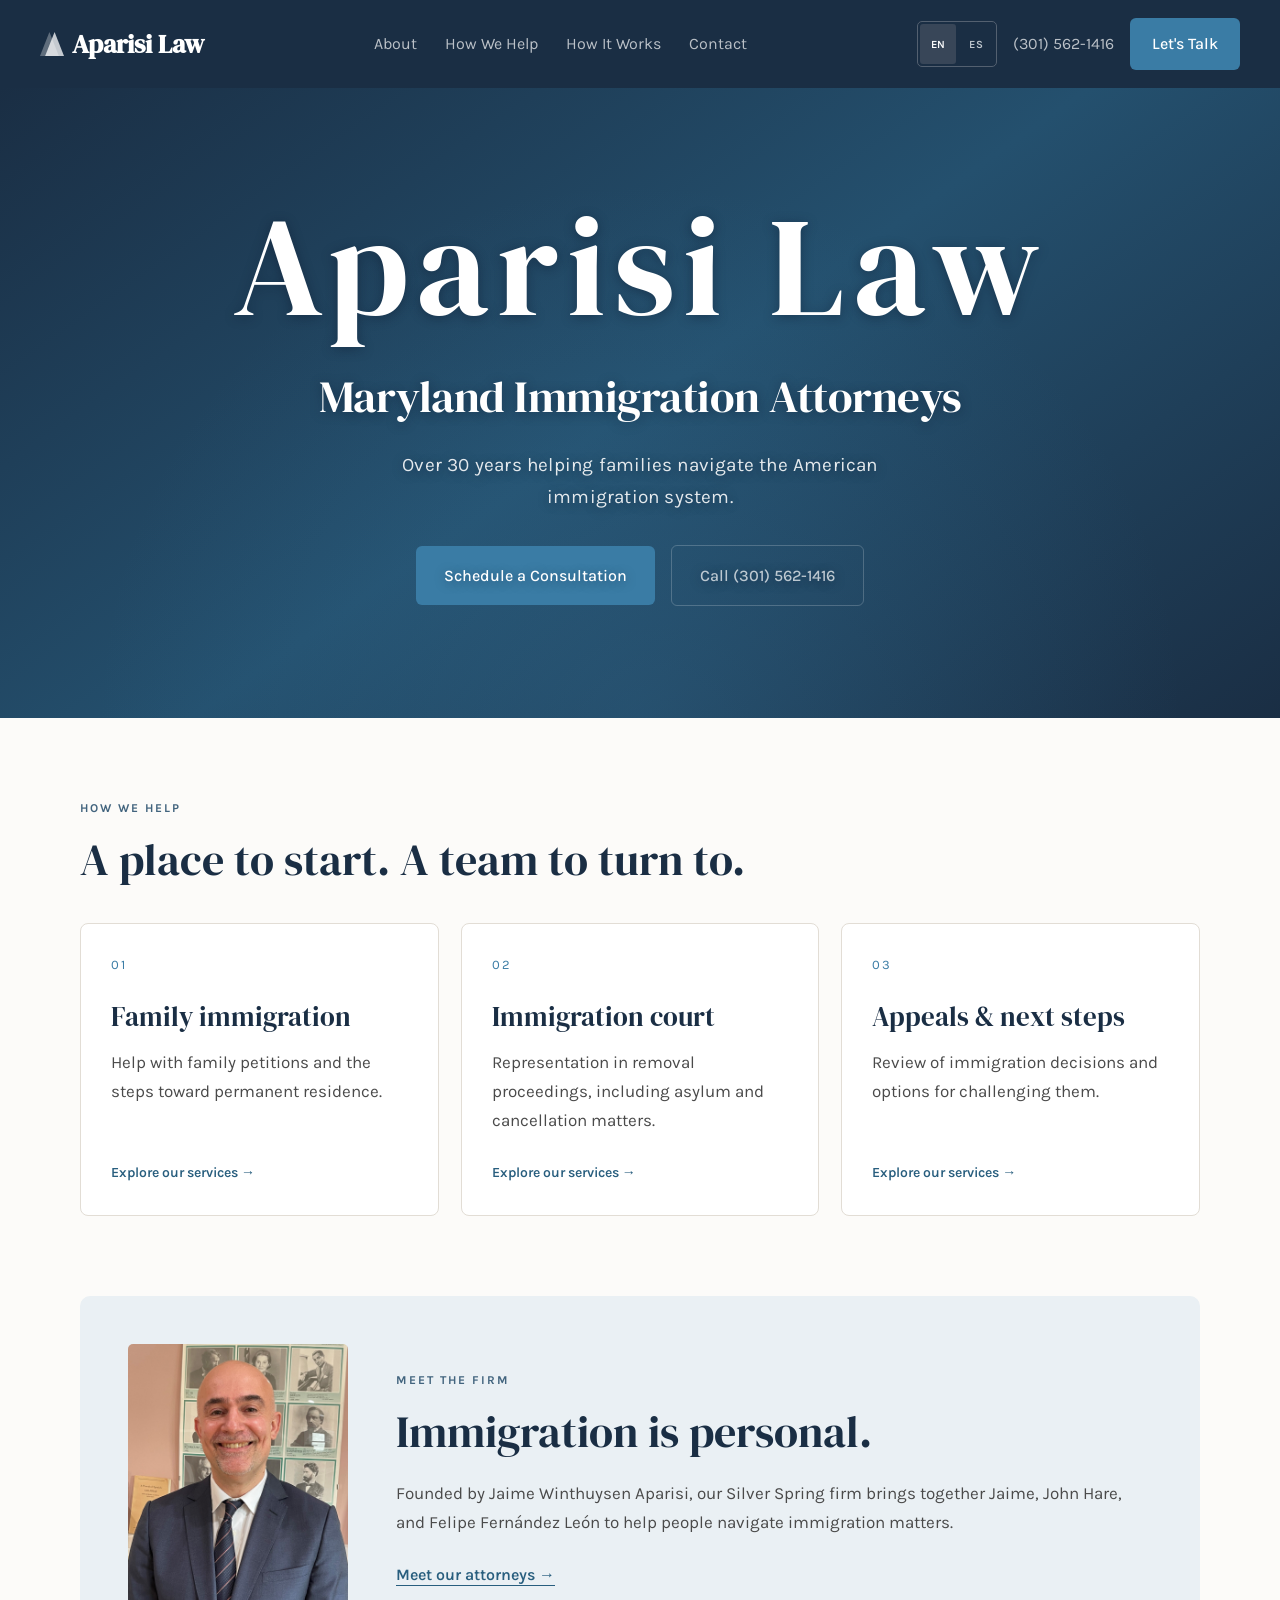
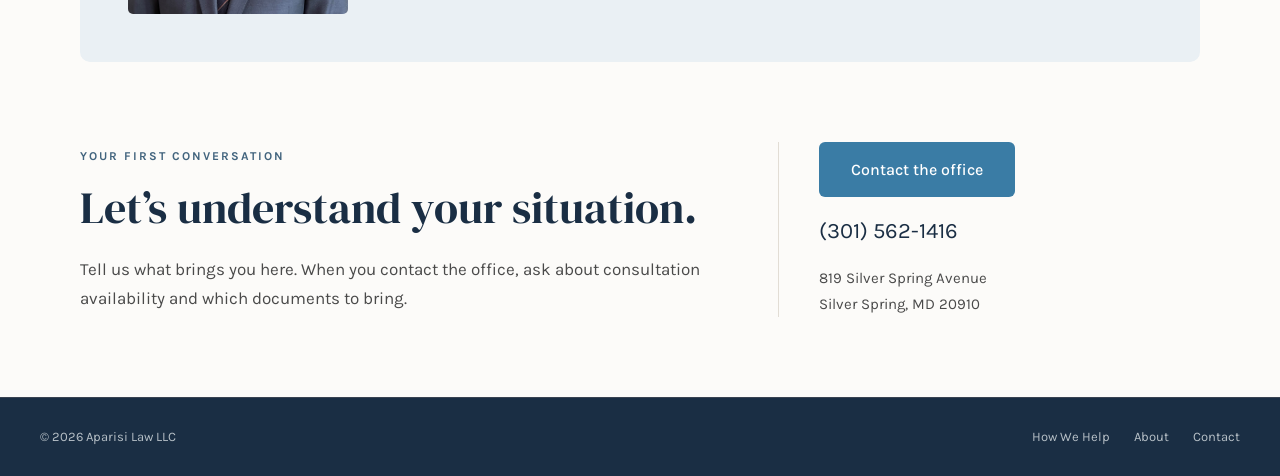
<file: index.html>
<!DOCTYPE html>
<html lang="en">
<head>
  <meta charset="UTF-8">
  <meta name="viewport" content="width=device-width, initial-scale=1.0">
  <title>Aparisi Law | Immigration Attorneys</title>
  <meta name="description" content="Aparisi Law — experienced immigration attorneys in Silver Spring, Maryland. Family-based petitions, removal defense, asylum, and more.">
  <link rel="preconnect" href="https://fonts.googleapis.com">
  <link href="https://fonts.googleapis.com/css2?family=DM+Serif+Display&family=Karla:wght@300;400;500;600;700&display=swap" rel="stylesheet">
  <link rel="stylesheet" href="styles.css">
  <link rel="canonical" href="https://aparisi.com/">

  <meta property="og:type" content="website">
  <meta property="og:site_name" content="Aparisi Law">
  <meta property="og:title" content="Aparisi Law — Immigration Attorneys">
  <meta property="og:description" content="Over 30 years helping families navigate the American immigration system. Experienced. Devoted. Compassionate.">
  <meta property="og:url" content="https://aparisi.com/">
  <meta property="og:image" content="https://aparisi.com/hero.jpg">
  <meta property="og:locale" content="en_US">
  <meta property="og:locale:alternate" content="es_ES">
  <meta name="twitter:card" content="summary_large_image">
  <meta name="twitter:title" content="Aparisi Law — Immigration Attorneys">
  <meta name="twitter:description" content="Over 30 years helping families navigate the American immigration system.">
  <meta name="twitter:image" content="https://aparisi.com/hero.jpg">

  <script type="application/ld+json">
  {
    "@context": "https://schema.org",
    "@type": "LegalService",
    "@id": "https://aparisi.com/#firm",
    "name": "Aparisi Law",
    "url": "https://aparisi.com/",
    "telephone": "+1-301-562-1416",
    "email": "info@aparisi.com",
    "image": "https://aparisi.com/hero.jpg",
    "priceRange": "$$",
    "address": {
      "@type": "PostalAddress",
      "streetAddress": "819 Silver Spring Avenue",
      "addressLocality": "Silver Spring",
      "addressRegion": "MD",
      "postalCode": "20910",
      "addressCountry": "US"
    },
    "areaServed": [
      { "@type": "AdministrativeArea", "name": "Maryland" },
      { "@type": "AdministrativeArea", "name": "Washington, D.C." },
      { "@type": "AdministrativeArea", "name": "Virginia" }
    ],
    "openingHoursSpecification": [{
      "@type": "OpeningHoursSpecification",
      "dayOfWeek": ["Monday","Tuesday","Wednesday","Thursday","Friday"],
      "opens": "09:00",
      "closes": "18:00"
    }],
    "knowsLanguage": ["en", "es"],
    "description": "Immigration law firm in Silver Spring, Maryland — over 30 years of experience helping families navigate the U.S. immigration system."
  }
  </script>
  <style>
    /* --- Hero --- */
    .hero {
      position: relative;
      display: flex;
      align-items: center;
      justify-content: center;
      text-align: center;
      overflow: hidden;
      background: #1e3a5f;
      flex-grow: 1;
      min-height: 70vh;
    }

    /* Hero background — clean gradient */
    .hero-art {
      position: absolute;
      inset: 0;
      background: linear-gradient(145deg, #1a2e44 0%, #24506e 50%, #1a2e44 100%);
    }

    .hero-art::before {
      content: '';
      position: absolute;
      inset: 0;
      background: radial-gradient(ellipse at 50% 100%, rgba(58,124,165,0.25) 0%, transparent 60%);
    }

    .hero-art::after { display: none; }
    .hero-shape, .hero-band { display: none; }

    .hero-content { text-shadow: 0 2px 12px rgba(10,20,40,0.4); }
    .hero-content {
      position: relative;
      z-index: 1;
      width: 100%;
      padding: 80px 64px;
      margin: 0 auto;
      text-align: center;
    }
    .hero-eyebrow {
      font-family: var(--sans);
      font-size: clamp(11px, 1vw, 14px);
      font-weight: 600;
      letter-spacing: 4px;
      text-transform: uppercase;
      color: rgba(255,255,255,0.55);
      margin-bottom: 24px;
    }
    .hero-eyebrow-key {
      font-size: 1.7em;
      letter-spacing: 2px;
      color: rgba(255,255,255,0.92);
      font-style: normal;
      margin: 0 4px;
    }
    .hero-name {
      font-family: var(--serif);
      font-size: clamp(60px, 11vw, 140px);
      font-weight: 400;
      color: #fff;
      letter-spacing: 8px;
      margin-bottom: 24px;
    }
    .hero h1 {
      font-size: clamp(42px, 7vw, 76px);
      font-weight: 400;
      color: #fff;
      margin-bottom: 24px;
      letter-spacing: -0.5px;
    }
    .hero-sub {
      font-size: 22px;
      font-weight: 400;
      color: rgba(255,255,255,0.88);
      max-width: 680px;
      margin: 0 auto 40px;
      line-height: 1.7;
      letter-spacing: 0.2px;
    }
    .hero-actions {
      display: flex;
      align-items: center;
      justify-content: center;
      gap: 80px;
      margin-top: 48px;
      flex-wrap: wrap;
    }
    .hero .btn { padding: 20px 48px; font-size: 18px; }
    .hero-scripture {
      position: relative;
      text-align: center;
      font-family: var(--serif);
      font-size: 14px;
      font-style: italic;
      font-weight: 400;
      color: rgba(255,255,255,0.35);
      line-height: 1.6;
      margin: 48px auto 0;
      padding: 20px 64px 0;
      border-top: 1px solid rgba(255,255,255,0.08);
      max-width: 800px;
    }
    .hero-scripture cite {
      margin-left: 12px;
      font-size: 12px;
      font-style: normal;
      color: rgba(255,255,255,0.25);
    }
    .hero-note {
      margin-top: 20px;
      font-size: 12px;
      color: rgba(255,255,255,0.3);
    }

    /* placeholder */

    @media (max-width: 768px) {
      .hero-shape-1 { width: 250px; height: 250px; top: -80px; right: -40px; }
      .hero-shape-2 { width: 220px; height: 220px; }
      .hero-content { padding: 60px 24px; }
      .hero-actions { gap: 16px; }
      .hero-scripture { padding: 20px 24px 0; }
      .process-steps, .practice-list { grid-template-columns: 1fr 1fr; }
      .about-section { grid-template-columns: 1fr; gap: 32px; padding: 0 24px 48px; }
    }
  </style>
  <link rel="stylesheet" href="polish.css">
</head>

<body>
  <a class="skip-link" href="#main-content"><span class="en">Skip to content</span><span class="es">Ir al contenido</span></a>
  <!-- Nav -->
  <nav>
    <div class="nav-inner">
      <a href="index.html" class="nav-logo"><svg class="logo-mark" width="24" height="26" viewBox="0 0 56 60" fill="none"><polygon points="22,2 44,58 0,58" fill="rgba(255,255,255,0.3)"/><polygon points="34,2 56,58 12,58" fill="rgba(255,255,255,0.75)"/></svg>Aparisi Law</a>
      <ul class="nav-links" id="navLinks">
        <li><a href="our-attorneys/"><span class="en">About</span><span class="es">Nosotros</span></a></li>
        <li><a href="areas-of-practice/"><span class="en">How We Help</span><span class="es">Cómo Ayudamos</span></a></li>
        <li><a href="how-it-works/"><span class="en">How It Works</span><span class="es">Cómo Funciona</span></a></li>
        <li><a href="contact/"><span class="en">Contact</span><span class="es">Contacto</span></a></li>
      </ul>
      <div class="nav-right">
        <div class="lang-toggle">
          <button class="active" onclick="setLang('en')">EN</button>
          <button onclick="setLang('es')">ES</button>
        </div>
        <a href="tel:+13015621416" class="nav-phone">(301) 562-1416</a>
        <a href="contact/" class="nav-cta">
          <span class="en">Let's Talk</span>
          <span class="es">Hablemos</span>
        </a>
      </div>
      <button class="nav-hamburger" aria-controls="navLinks" aria-expanded="false" aria-label="Menu">
        <span></span><span></span><span></span>
      </button>
    </div>
  </nav>
  <main id="main-content">

  <!-- Hero -->
  <section class="hero">
    <div class="hero-art">
      <div class="hero-shape hero-shape-1"></div>
      <div class="hero-shape hero-shape-2"></div>
      <div class="hero-shape hero-shape-3"></div>
      <div class="hero-shape hero-shape-4"></div>
      <div class="hero-band hero-band-1"></div>
      <div class="hero-band hero-band-2"></div>
      <div class="hero-band hero-band-3"></div>
    </div>
    <div class="hero-content">
      <div class="hero-name">Aparisi Law</div>
      <h1>
        <span class="en">Maryland Immigration Attorneys</span>
        <span class="es">Abogados de Inmigración en Maryland</span>
      </h1>
      <p class="hero-sub">
        <span class="en">Over 30 years helping families navigate the American immigration system.</span>
        <span class="es">Más de 30 años ayudando a familias a navegar el sistema migratorio estadounidense.</span>
      </p>
      <div class="hero-actions">
        <a href="contact/" class="btn btn-accent">
          <span class="en">Schedule a Consultation</span>
          <span class="es">Programe una Consulta</span>
        </a>
        <a href="tel:+13015621416" class="btn btn-ghost">
          <span class="en">Call (301) 562-1416</span>
          <span class="es">Llame (301) 562-1416</span>
        </a>
      </div>
    </div>
  </section>

<section class="home-section" aria-labelledby="help-title"><div class="home-heading"><p class="home-kicker"><span class="en">HOW WE HELP</span><span class="es">CÓMO AYUDAMOS</span></p><h2 id="help-title"><span class="en">A place to start. A team to turn to.</span><span class="es">Un punto de partida. Un equipo a su lado.</span></h2></div><div class="home-services"><a class="home-service" href="areas-of-practice/"><span class="home-number">01</span><h3><span class="en">Family immigration</span><span class="es">Inmigración familiar</span></h3><p><span class="en">Help with family petitions and the steps toward permanent residence.</span><span class="es">Ayuda con peticiones familiares y los pasos hacia la residencia permanente.</span></p><span class="home-more"><span class="en">Explore our services →</span><span class="es">Conozca nuestros servicios →</span></span></a><a class="home-service" href="areas-of-practice/"><span class="home-number">02</span><h3><span class="en">Immigration court</span><span class="es">Corte de inmigración</span></h3><p><span class="en">Representation in removal proceedings, including asylum and cancellation matters.</span><span class="es">Representación en procesos de deportación, incluidos asuntos de asilo y cancelación.</span></p><span class="home-more"><span class="en">Explore our services →</span><span class="es">Conozca nuestros servicios →</span></span></a><a class="home-service" href="areas-of-practice/"><span class="home-number">03</span><h3><span class="en">Appeals & next steps</span><span class="es">Apelaciones y próximos pasos</span></h3><p><span class="en">Review of immigration decisions and options for challenging them.</span><span class="es">Revisión de decisiones migratorias y opciones para impugnarlas.</span></p><span class="home-more"><span class="en">Explore our services →</span><span class="es">Conozca nuestros servicios →</span></span></a></div></section><section class="home-team"><div class="home-team-photo"><img src="jaime.jpg" alt="Jaime Winthuysen Aparisi" loading="lazy"></div><div><p class="home-kicker"><span class="en">MEET THE FIRM</span><span class="es">CONOZCA AL EQUIPO</span></p><h2><span class="en">Immigration is personal.</span><span class="es">La inmigración es personal.</span></h2><p><span class="en">Founded by Jaime Winthuysen Aparisi, our Silver Spring firm brings together Jaime, John Hare, and Felipe Fernández León to help people navigate immigration matters.</span><span class="es">Fundado por Jaime Winthuysen Aparisi, nuestro despacho en Silver Spring reúne a Jaime, John Hare y Felipe Fernández León para ayudar a las personas con sus asuntos migratorios.</span></p><a class="home-text-link" href="our-attorneys/"><span class="en">Meet our attorneys →</span><span class="es">Conozca a nuestros abogados →</span></a></div></section><section class="home-section home-next"><div><p class="home-kicker"><span class="en">YOUR FIRST CONVERSATION</span><span class="es">SU PRIMERA CONVERSACIÓN</span></p><h2><span class="en">Let’s understand your situation.</span><span class="es">Conozcamos su situación.</span></h2><p><span class="en">Tell us what brings you here. When you contact the office, ask about consultation availability and which documents to bring.</span><span class="es">Cuéntenos qué necesita. Al comunicarse con la oficina, pregunte por la disponibilidad de consultas y qué documentos debe traer.</span></p></div><div class="home-contact"><a class="btn btn-accent" href="contact/"><span class="en">Contact the office</span><span class="es">Contacte a la oficina</span></a><a href="tel:+13015621416">(301) 562-1416</a><p>819 Silver Spring Avenue<br>Silver Spring, MD 20910</p></div></section>
  </main>
  <!-- Footer -->
  <footer>
    <div class="footer-inner">
      <span>&copy; 2026 Aparisi Law LLC</span>
      <div class="footer-links">
        <a href="areas-of-practice/"><span class="en">How We Help</span><span class="es">Cómo Ayudamos</span></a>
        <a href="our-attorneys/"><span class="en">About</span><span class="es">Nosotros</span></a>
        <a href="contact/"><span class="en">Contact</span><span class="es">Contacto</span></a>
      </div>
    </div>
  </footer>

  <script src="script.js"></script>
</body>
</html>
</file>
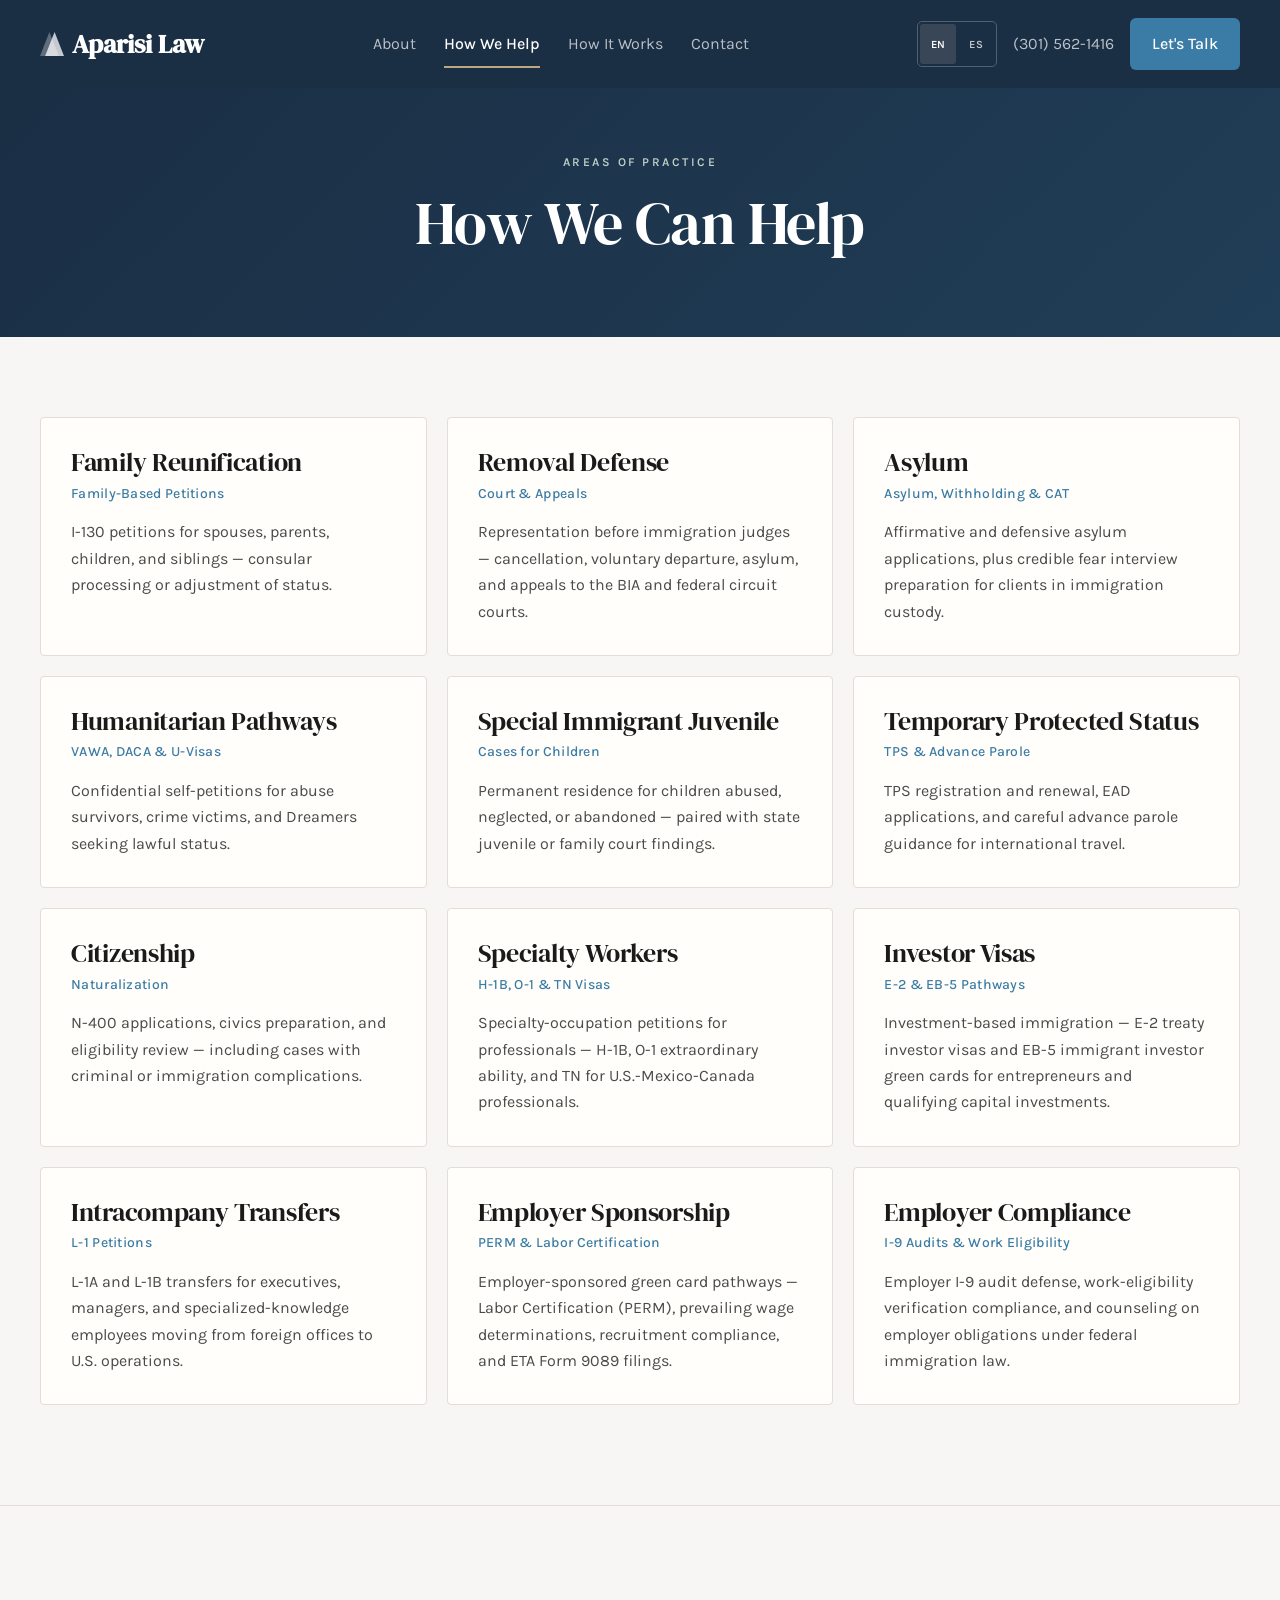
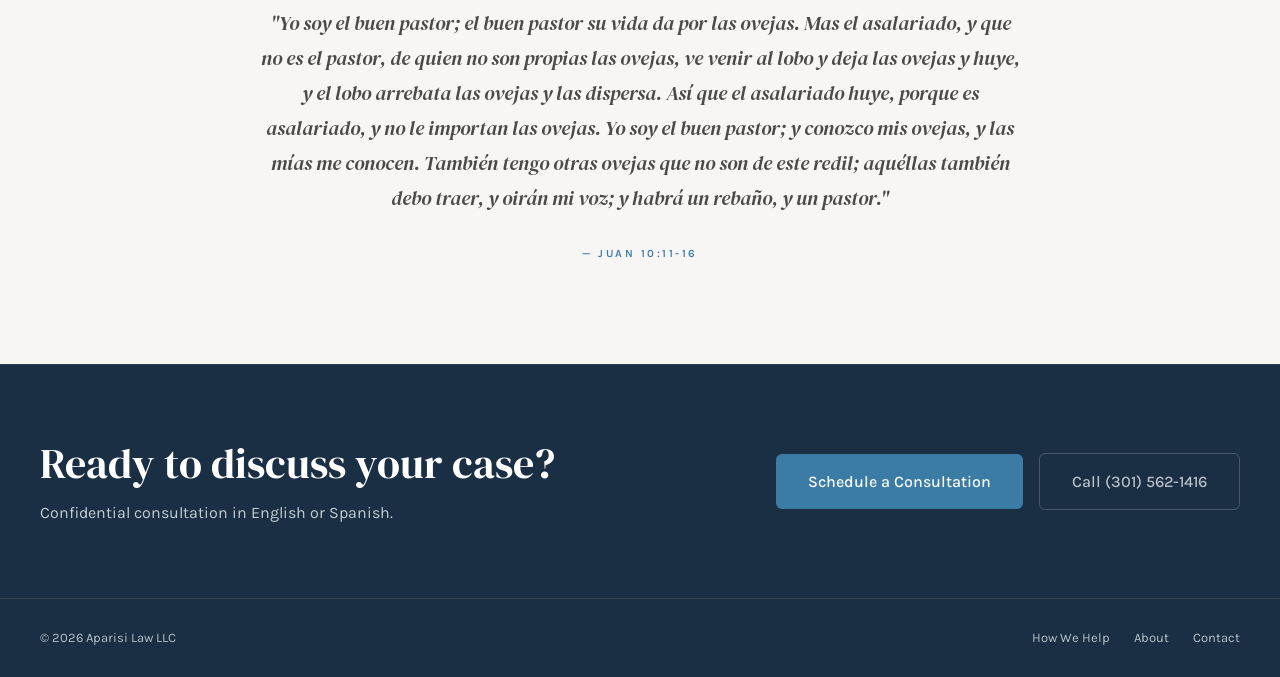
<file: areas-of-practice/index.html>
<!DOCTYPE html>
<html lang="en">
<head>
  <meta charset="UTF-8">
  <meta name="viewport" content="width=device-width, initial-scale=1.0">
  <title>How We Help | Aparisi Law</title>
  <meta name="description" content="Aparisi Law handles family-based petitions, removal defense, asylum, employment visas, VAWA, DACA, U-Visas, SIJ, TPS, and naturalization.">
  <link rel="preconnect" href="https://fonts.googleapis.com">
  <link href="https://fonts.googleapis.com/css2?family=DM+Serif+Display&family=Karla:wght@300;400;500;600;700&display=swap" rel="stylesheet">
  <link rel="stylesheet" href="../styles.css">
  <link rel="canonical" href="https://aparisi.com/areas-of-practice/">

  <meta property="og:type" content="website">
  <meta property="og:site_name" content="Aparisi Law">
  <meta property="og:title" content="How We Help — Aparisi Law">
  <meta property="og:description" content="Family-based petitions, removal defense, asylum, employment visas, VAWA, DACA, U-Visas, SIJ, TPS, and naturalization.">
  <meta property="og:url" content="https://aparisi.com/areas-of-practice/">
  <meta property="og:image" content="https://aparisi.com/hero.jpg">
  <meta property="og:locale" content="en_US">
  <meta property="og:locale:alternate" content="es_ES">
  <meta name="twitter:card" content="summary_large_image">
  <meta name="twitter:title" content="How We Help — Aparisi Law">
  <meta name="twitter:description" content="Family-based petitions, removal defense, asylum, work visas, naturalization, and more.">
  <meta name="twitter:image" content="https://aparisi.com/hero.jpg">

  <script type="application/ld+json">
  {
    "@context": "https://schema.org",
    "@type": "LegalService",
    "@id": "https://aparisi.com/#firm",
    "name": "Aparisi Law",
    "url": "https://aparisi.com/",
    "telephone": "+1-301-562-1416",
    "email": "info@aparisi.com",
    "image": "https://aparisi.com/hero.jpg",
    "priceRange": "$$",
    "address": {
      "@type": "PostalAddress",
      "streetAddress": "819 Silver Spring Avenue",
      "addressLocality": "Silver Spring",
      "addressRegion": "MD",
      "postalCode": "20910",
      "addressCountry": "US"
    },
    "areaServed": [
      { "@type": "AdministrativeArea", "name": "Maryland" },
      { "@type": "AdministrativeArea", "name": "Washington, D.C." },
      { "@type": "AdministrativeArea", "name": "Virginia" }
    ],
    "openingHoursSpecification": [{
      "@type": "OpeningHoursSpecification",
      "dayOfWeek": ["Monday","Tuesday","Wednesday","Thursday","Friday"],
      "opens": "09:00",
      "closes": "18:00"
    }],
    "knowsLanguage": ["en", "es"],
    "description": "Immigration law firm in Silver Spring, Maryland — over 30 years of experience helping families navigate the U.S. immigration system."
  }
  </script>
  <style>
    /* --- Practice Areas Grid --- */
    .practice-section {
      background: var(--cream);
      padding: 80px 0 100px;
    }
    .practice-grid {
      display: grid;
      grid-template-columns: repeat(4, 1fr);
      gap: 20px;
      max-width: 1400px;
      margin: 0 auto;
      padding: 0 32px;
    }
    .practice-card {
      position: relative;
      background: linear-gradient(145deg, var(--accent-light) 0%, #ffffff 100%);
      border: 1px solid rgba(58, 124, 165, 0.10);
      border-radius: 20px;
      padding: 32px 28px;
      min-height: 240px;
      display: flex;
      flex-direction: column;
      transition: transform 0.35s cubic-bezier(0.2, 0, 0, 1),
                  box-shadow 0.35s cubic-bezier(0.2, 0, 0, 1),
                  background 0.35s cubic-bezier(0.2, 0, 0, 1),
                  border-color 0.35s;
      box-shadow: 0 1px 2px rgba(30, 58, 95, 0.06);
      overflow: hidden;
    }
    .practice-card-tag {
      font-family: var(--serif);
      font-size: clamp(24px, 2vw, 30px);
      font-weight: 400;
      letter-spacing: -0.3px;
      text-transform: none;
      color: var(--text);
      line-height: 1.15;
      margin-bottom: 6px;
      transition: color 0.3s;
    }
    .practice-card-title {
      font-family: var(--sans);
      font-size: 14px;
      font-weight: 500;
      letter-spacing: 0.3px;
      text-transform: none;
      color: var(--accent);
      line-height: 1.4;
      transition: color 0.3s;
    }
    .practice-card-title-alt {
      font-family: var(--serif);
      font-size: 14px;
      font-style: italic;
      color: var(--text-light);
      margin-top: 4px;
      transition: color 0.3s;
    }
    .practice-card-desc {
      font-size: 14px;
      line-height: 1.65;
      color: rgba(255, 255, 255, 0.92);
      margin-top: 16px;
      max-height: 0;
      opacity: 0;
      overflow: hidden;
      transition: max-height 0.4s ease, opacity 0.25s ease 0.05s;
    }
    .practice-card:hover {
      transform: translateY(-6px);
      background: linear-gradient(145deg, var(--accent) 0%, var(--accent-hover) 100%);
      box-shadow: 0 22px 44px -12px rgba(30, 58, 95, 0.22);
      border-color: transparent;
    }
    .practice-card:hover .practice-card-tag { color: rgba(255, 255, 255, 0.7); }
    .practice-card:hover .practice-card-title { color: #fff; }
    .practice-card:hover .practice-card-title-alt { color: rgba(255, 255, 255, 0.6); }
    .practice-card:hover .practice-card-desc {
      max-height: 240px;
      opacity: 1;
    }

    @media (max-width: 1024px) {
      .practice-grid { grid-template-columns: repeat(2, 1fr); }
    }
    @media (max-width: 600px) {
      .practice-grid { grid-template-columns: 1fr; padding: 0 24px; }
      .practice-card { min-height: 180px; }
    }

    /* --- Scripture --- */
    .scripture-section {
      background: var(--cream);
      padding: 100px 32px;
      border-top: 1px solid var(--rule);
    }
    .scripture-quote {
      max-width: 760px;
      margin: 0 auto;
      font-family: var(--serif);
      font-size: clamp(17px, 1.6vw, 20px);
      font-style: italic;
      color: var(--text-mid);
      line-height: 1.75;
      text-align: center;
    }
    .scripture-cite {
      display: block;
      margin-top: 28px;
      font-style: normal;
      font-size: 11px;
      font-weight: 600;
      letter-spacing: 2.5px;
      color: var(--accent);
      font-family: var(--sans);
      text-transform: uppercase;
    }
  </style>
  <link rel="stylesheet" href="../polish.css">
</head>

<body>
  <a class="skip-link" href="#main-content"><span class="en">Skip to content</span><span class="es">Ir al contenido</span></a>
  <!-- Nav -->
  <nav>
    <div class="nav-inner">
      <a href="../" class="nav-logo"><svg class="logo-mark" width="24" height="26" viewBox="0 0 56 60" fill="none"><polygon points="22,2 44,58 0,58" fill="rgba(255,255,255,0.3)"/><polygon points="34,2 56,58 12,58" fill="rgba(255,255,255,0.75)"/></svg>Aparisi Law</a>
      <ul class="nav-links" id="navLinks">
        <li><a href="../our-attorneys/"><span class="en">About</span><span class="es">Nosotros</span></a></li>
        <li><a href="../areas-of-practice/" class="active"><span class="en">How We Help</span><span class="es">Cómo Ayudamos</span></a></li>
        <li><a href="../how-it-works/"><span class="en">How It Works</span><span class="es">Cómo Funciona</span></a></li>
        <li><a href="../contact/"><span class="en">Contact</span><span class="es">Contacto</span></a></li>
      </ul>
      <div class="nav-right">
        <div class="lang-toggle">
          <button class="active" onclick="setLang('en')">EN</button>
          <button onclick="setLang('es')">ES</button>
        </div>
        <a href="tel:+13015621416" class="nav-phone">(301) 562-1416</a>
        <a href="../contact/" class="nav-cta">
          <span class="en">Let's Talk</span>
          <span class="es">Hablemos</span>
        </a>
      </div>
      <button class="nav-hamburger" aria-controls="navLinks" aria-expanded="false" aria-label="Menu">
        <span></span><span></span><span></span>
      </button>
    </div>
  </nav>
  <main id="main-content">

  <!-- Page Header -->
  <header class="page-header">
    <div class="page-header-inner">
      <div class="section-eyebrow">
        <span class="en">Areas of Practice</span>
        <span class="es">Áreas de Práctica</span>
      </div>
      <h1>
        <span class="en">How We Can Help</span>
        <span class="es">Cómo Podemos Ayudar</span>
      </h1>
    </div>
  </header>

  <!-- Practice Areas -->
  <section class="practice-section">
    <div class="practice-grid">

      <div class="practice-card">
        <div class="practice-card-tag">
          <span class="en">Family Reunification</span>
          <span class="es">Reunificación Familiar</span>
        </div>
        <h2 class="practice-card-title">
          <span class="en">Family-Based Petitions</span>
          <span class="es">Peticiones Familiares</span>
        </h2>
        <p class="practice-card-desc">
          <span class="en">I-130 petitions for spouses, parents, children, and siblings — consular processing or adjustment of status.</span>
          <span class="es">Peticiones I-130 para cónyuges, padres, hijos y hermanos — proceso consular o ajuste de estatus.</span>
        </p>
      </div>

      <div class="practice-card">
        <div class="practice-card-tag">
          <span class="en">Removal Defense</span>
          <span class="es">Defensa de Deportación</span>
        </div>
        <h2 class="practice-card-title">
          <span class="en">Court &amp; Appeals</span>
          <span class="es">Corte y Apelaciones</span>
        </h2>
        <p class="practice-card-desc">
          <span class="en">Representation before immigration judges — cancellation, voluntary departure, asylum, and appeals to the BIA and federal circuit courts.</span>
          <span class="es">Representación ante jueces de inmigración — cancelación, salida voluntaria, asilo, y apelaciones a la BIA y tribunales federales.</span>
        </p>
      </div>

      <div class="practice-card">
        <div class="practice-card-tag">
          <span class="en">Asylum</span>
          <span class="es">Asilo</span>
        </div>
        <h2 class="practice-card-title">
          <span class="en">Asylum, Withholding &amp; CAT</span>
          <span class="es">Asilo, Retención y CAT</span>
        </h2>
        <p class="practice-card-desc">
          <span class="en">Affirmative and defensive asylum applications, plus credible fear interview preparation for clients in immigration custody.</span>
          <span class="es">Solicitudes de asilo afirmativas y defensivas, y preparación para entrevistas de miedo creíble para clientes detenidos.</span>
        </p>
      </div>

      <div class="practice-card">
        <div class="practice-card-tag">
          <span class="en">Humanitarian Pathways</span>
          <span class="es">Vías Humanitarias</span>
        </div>
        <h2 class="practice-card-title">
          <span class="en">VAWA, DACA &amp; U-Visas</span>
          <span class="es">VAWA, DACA y Visas U</span>
        </h2>
        <p class="practice-card-desc">
          <span class="en">Confidential self-petitions for abuse survivors, crime victims, and Dreamers seeking lawful status.</span>
          <span class="es">Autopeticiones confidenciales para sobrevivientes de abuso, víctimas de delitos y Dreamers que buscan estatus legal.</span>
        </p>
      </div>

      <div class="practice-card">
        <div class="practice-card-tag">
          <span class="en">Special Immigrant Juvenile</span>
          <span class="es">Inmigrante Juvenil Especial</span>
        </div>
        <h2 class="practice-card-title">
          <span class="en">Cases for Children</span>
          <span class="es">Casos para Menores</span>
        </h2>
        <p class="practice-card-desc">
          <span class="en">Permanent residence for children abused, neglected, or abandoned — paired with state juvenile or family court findings.</span>
          <span class="es">Residencia permanente para niños abusados, descuidados o abandonados — junto con hallazgos del tribunal estatal.</span>
        </p>
      </div>

      <div class="practice-card">
        <div class="practice-card-tag">
          <span class="en">Temporary Protected Status</span>
          <span class="es">Estatus de Protección Temporal</span>
        </div>
        <h2 class="practice-card-title">
          <span class="en">TPS &amp; Advance Parole</span>
          <span class="es">TPS y Permiso Adelantado</span>
        </h2>
        <p class="practice-card-desc">
          <span class="en">TPS registration and renewal, EAD applications, and careful advance parole guidance for international travel.</span>
          <span class="es">Registro y renovación de TPS, solicitudes de EAD, y orientación cuidadosa sobre permiso adelantado para viajes internacionales.</span>
        </p>
      </div>

      <div class="practice-card">
        <div class="practice-card-tag">
          <span class="en">Citizenship</span>
          <span class="es">Ciudadanía</span>
        </div>
        <h2 class="practice-card-title">
          <span class="en">Naturalization</span>
          <span class="es">Naturalización</span>
        </h2>
        <p class="practice-card-desc">
          <span class="en">N-400 applications, civics preparation, and eligibility review — including cases with criminal or immigration complications.</span>
          <span class="es">Solicitudes N-400, preparación cívica, y revisión de elegibilidad — incluso casos con complicaciones penales o migratorias.</span>
        </p>
      </div>

      <div class="practice-card">
        <div class="practice-card-tag">
          <span class="en">Specialty Workers</span>
          <span class="es">Trabajadores Especializados</span>
        </div>
        <h2 class="practice-card-title">
          <span class="en">H-1B, O-1 &amp; TN Visas</span>
          <span class="es">Visas H-1B, O-1 y TN</span>
        </h2>
        <p class="practice-card-desc">
          <span class="en">Specialty-occupation petitions for professionals — H-1B, O-1 extraordinary ability, and TN for U.S.-Mexico-Canada professionals.</span>
          <span class="es">Peticiones para profesionales especializados — H-1B, O-1 para habilidad extraordinaria, y TN para profesionales de EE.UU./México/Canadá.</span>
        </p>
      </div>

      <div class="practice-card">
        <div class="practice-card-tag">
          <span class="en">Investor Visas</span>
          <span class="es">Visas de Inversionista</span>
        </div>
        <h2 class="practice-card-title">
          <span class="en">E-2 &amp; EB-5 Pathways</span>
          <span class="es">Vías E-2 y EB-5</span>
        </h2>
        <p class="practice-card-desc">
          <span class="en">Investment-based immigration — E-2 treaty investor visas and EB-5 immigrant investor green cards for entrepreneurs and qualifying capital investments.</span>
          <span class="es">Inmigración basada en inversión — visas E-2 de tratado de inversionista y tarjetas verdes EB-5 para empresarios e inversiones de capital calificadas.</span>
        </p>
      </div>

      <div class="practice-card">
        <div class="practice-card-tag">
          <span class="en">Intracompany Transfers</span>
          <span class="es">Transferencias Intraempresariales</span>
        </div>
        <h2 class="practice-card-title">
          <span class="en">L-1 Petitions</span>
          <span class="es">Peticiones L-1</span>
        </h2>
        <p class="practice-card-desc">
          <span class="en">L-1A and L-1B transfers for executives, managers, and specialized-knowledge employees moving from foreign offices to U.S. operations.</span>
          <span class="es">Transferencias L-1A y L-1B para ejecutivos, gerentes y empleados con conocimiento especializado que se trasladan de oficinas en el extranjero a operaciones en EE.UU.</span>
        </p>
      </div>

      <div class="practice-card">
        <div class="practice-card-tag">
          <span class="en">Employer Sponsorship</span>
          <span class="es">Patrocinio Empresarial</span>
        </div>
        <h2 class="practice-card-title">
          <span class="en">PERM &amp; Labor Certification</span>
          <span class="es">PERM y Certificación Laboral</span>
        </h2>
        <p class="practice-card-desc">
          <span class="en">Employer-sponsored green card pathways — Labor Certification (PERM), prevailing wage determinations, recruitment compliance, and ETA Form 9089 filings.</span>
          <span class="es">Vías de tarjeta verde patrocinadas por empleador — Certificación Laboral (PERM), determinaciones de salario prevaleciente, cumplimiento en reclutamiento y Formulario ETA 9089.</span>
        </p>
      </div>

      <div class="practice-card">
        <div class="practice-card-tag">
          <span class="en">Employer Compliance</span>
          <span class="es">Cumplimiento Empresarial</span>
        </div>
        <h2 class="practice-card-title">
          <span class="en">I-9 Audits &amp; Work Eligibility</span>
          <span class="es">Auditorías I-9 y Elegibilidad Laboral</span>
        </h2>
        <p class="practice-card-desc">
          <span class="en">Employer I-9 audit defense, work-eligibility verification compliance, and counseling on employer obligations under federal immigration law.</span>
          <span class="es">Defensa en auditorías I-9, cumplimiento de verificación de elegibilidad laboral, y asesoramiento sobre obligaciones del empleador bajo la ley federal de inmigración.</span>
        </p>
      </div>

    </div>
  </section>

  <!-- Scripture -->
  <section class="scripture-section">
    <blockquote class="scripture-quote">
      "Yo soy el buen pastor; el buen pastor su vida da por las ovejas. Mas el asalariado, y que no es el pastor, de quien no son propias las ovejas, ve venir al lobo y deja las ovejas y huye, y el lobo arrebata las ovejas y las dispersa. Así que el asalariado huye, porque es asalariado, y no le importan las ovejas. Yo soy el buen pastor; y conozco mis ovejas, y las mías me conocen. También tengo otras ovejas que no son de este redil; aquéllas también debo traer, y oirán mi voz; y habrá un rebaño, y un pastor."
      <cite class="scripture-cite">— Juan 10:11-16</cite>
    </blockquote>
  </section>

  <!-- CTA Banner -->
  <section class="cta-banner">
    <div class="cta-banner-inner">
      <div class="cta-banner-text">
        <h2>
          <span class="en">Ready to discuss your case?</span>
          <span class="es">&iquest;Listo para hablar sobre su caso?</span>
        </h2>
        <p>
          <span class="en">Confidential consultation in English or Spanish.</span>
          <span class="es">Consulta confidencial en inglés o español.</span>
        </p>
      </div>
      <div class="cta-banner-actions">
        <a href="../contact/" class="btn btn-accent">
          <span class="en">Schedule a Consultation</span>
          <span class="es">Programe una Consulta</span>
        </a>
        <a href="tel:+13015621416" class="btn btn-ghost-light">
          <span class="en">Call (301) 562-1416</span>
          <span class="es">Llame (301) 562-1416</span>
        </a>
      </div>
    </div>
  </section>

  </main>
  <!-- Footer -->
  <footer>
    <div class="footer-inner">
      <span>&copy; 2026 Aparisi Law LLC</span>
      <div class="footer-links">
        <a href="../areas-of-practice/"><span class="en">How We Help</span><span class="es">Cómo Ayudamos</span></a>
        <a href="../our-attorneys/"><span class="en">About</span><span class="es">Nosotros</span></a>
        <a href="../contact/"><span class="en">Contact</span><span class="es">Contacto</span></a>
      </div>
    </div>
  </footer>

  <script src="../script.js"></script>
</body>
</html>
</file>
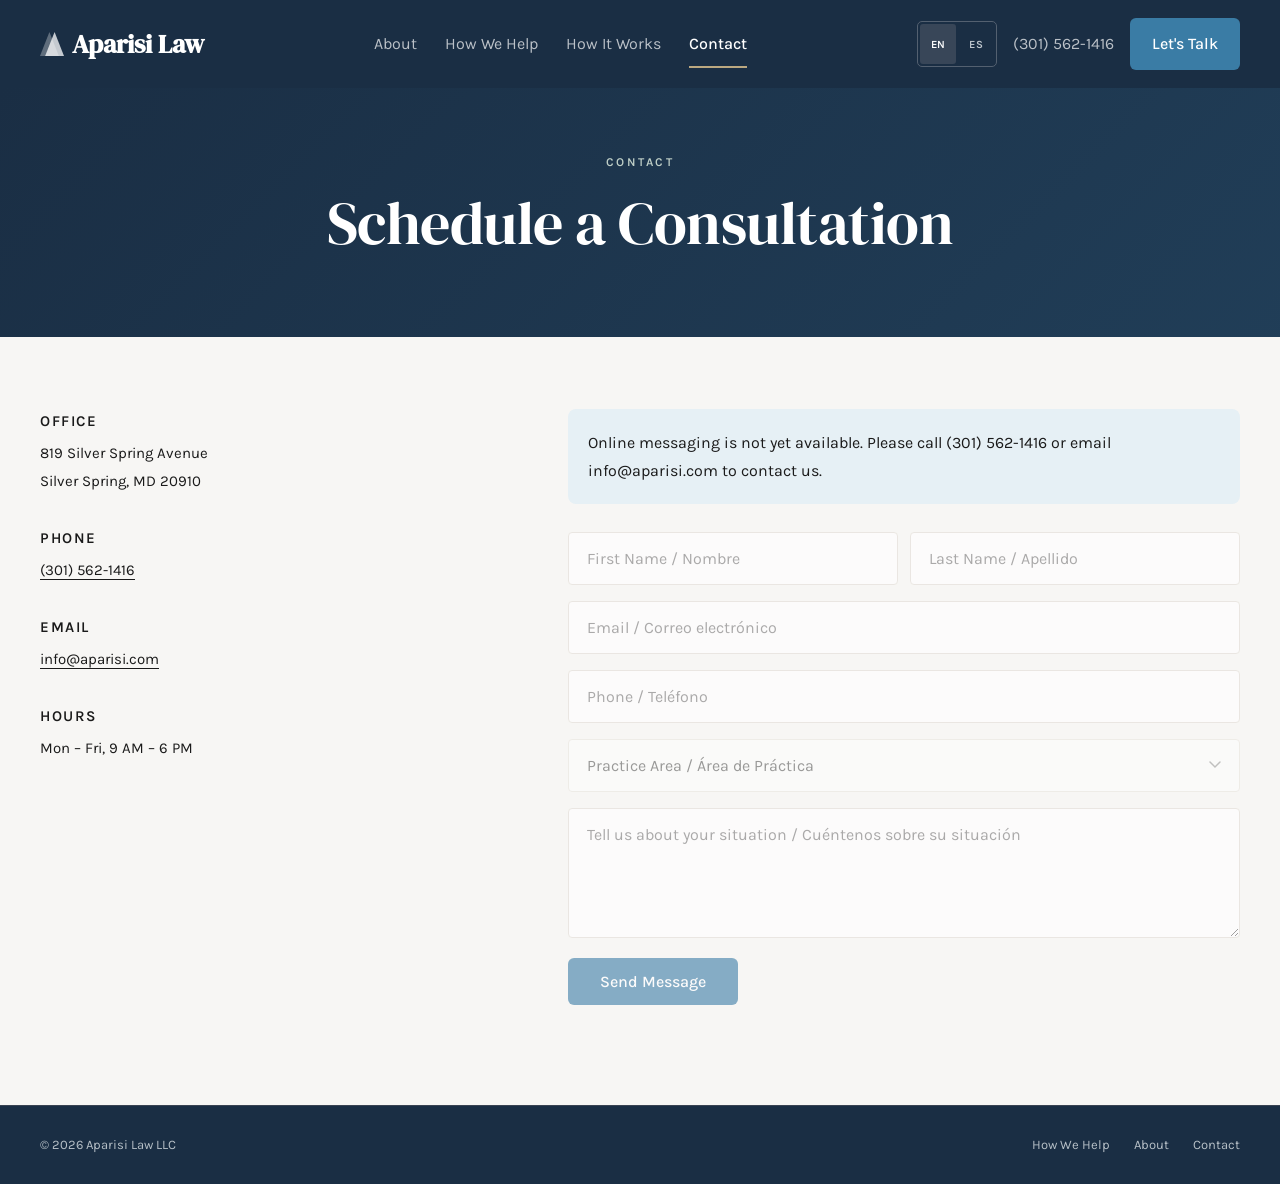
<file: contact/index.html>
<!DOCTYPE html>
<html lang="en">
<head>
  <meta charset="UTF-8">
  <meta name="viewport" content="width=device-width, initial-scale=1.0">
  <title>Contact | Aparisi Law</title>
  <meta name="description" content="Contact Aparisi Law to schedule a confidential immigration law consultation. Located in Silver Spring, Maryland.">
  <link rel="preconnect" href="https://fonts.googleapis.com">
  <link href="https://fonts.googleapis.com/css2?family=DM+Serif+Display&family=Karla:wght@300;400;500;600;700&display=swap" rel="stylesheet">
  <link rel="stylesheet" href="../styles.css">
  <link rel="canonical" href="https://aparisi.com/contact/">

  <meta property="og:type" content="website">
  <meta property="og:site_name" content="Aparisi Law">
  <meta property="og:title" content="Contact Aparisi Law">
  <meta property="og:description" content="Schedule a confidential immigration law consultation. Located in Silver Spring, Maryland.">
  <meta property="og:url" content="https://aparisi.com/contact/">
  <meta property="og:image" content="https://aparisi.com/hero.jpg">
  <meta property="og:locale" content="en_US">
  <meta property="og:locale:alternate" content="es_ES">
  <meta name="twitter:card" content="summary_large_image">
  <meta name="twitter:title" content="Contact Aparisi Law">
  <meta name="twitter:description" content="Schedule a confidential immigration law consultation. Silver Spring, Maryland.">
  <meta name="twitter:image" content="https://aparisi.com/hero.jpg">

  <script type="application/ld+json">
  {
    "@context": "https://schema.org",
    "@type": "LegalService",
    "@id": "https://aparisi.com/#firm",
    "name": "Aparisi Law",
    "url": "https://aparisi.com/",
    "telephone": "+1-301-562-1416",
    "email": "info@aparisi.com",
    "image": "https://aparisi.com/hero.jpg",
    "priceRange": "$$",
    "address": {
      "@type": "PostalAddress",
      "streetAddress": "819 Silver Spring Avenue",
      "addressLocality": "Silver Spring",
      "addressRegion": "MD",
      "postalCode": "20910",
      "addressCountry": "US"
    },
    "areaServed": [
      { "@type": "AdministrativeArea", "name": "Maryland" },
      { "@type": "AdministrativeArea", "name": "Washington, D.C." },
      { "@type": "AdministrativeArea", "name": "Virginia" }
    ],
    "openingHoursSpecification": [{
      "@type": "OpeningHoursSpecification",
      "dayOfWeek": ["Monday","Tuesday","Wednesday","Thursday","Friday"],
      "opens": "09:00",
      "closes": "18:00"
    }],
    "knowsLanguage": ["en", "es"],
    "description": "Immigration law firm in Silver Spring, Maryland — over 30 years of experience helping families navigate the U.S. immigration system."
  }
  </script>
  <style>
    /* --- Contact Section --- */
    .contact-page-section {
      background: var(--cream);
      padding: 72px 0 100px;
    }
    .contact-page-inner {
      max-width: 1800px;
      margin: 0 auto;
      padding: 0 80px;
      display: grid;
      grid-template-columns: 1fr 1.4fr;
      gap: 80px;
      align-items: start;
    }
    .contact-details-grid {
      display: grid;
      grid-template-columns: 1fr 1fr;
      gap: 32px;
    }
    .contact-detail strong {
      display: block;
      font-size: 11px;
      text-transform: uppercase;
      letter-spacing: 1.5px;
      color: var(--text-light);
      font-weight: 600;
      margin-bottom: 6px;
    }
    .contact-detail span,
    .contact-detail a {
      font-size: 15px;
      color: var(--text);
      line-height: 1.6;
    }
    .contact-detail a:hover { color: var(--accent); }

    /* --- Contact Form --- */
    .contact-form {
      display: flex;
      flex-direction: column;
      gap: 12px;
    }
    .form-row { display: flex; gap: 12px; }
    .form-row > * { flex: 1; }
    .contact-form input,
    .contact-form select,
    .contact-form textarea {
      width: 100%;
      padding: 16px 18px;
      border: 1px solid var(--rule);
      border-radius: 4px;
      font-family: var(--sans);
      font-size: 15px;
      color: var(--text);
      background: #fff;
      transition: border-color 0.15s;
      appearance: none;
      -webkit-appearance: none;
    }
    .contact-form input::placeholder,
    .contact-form textarea::placeholder {
      color: var(--text-light);
    }
    .contact-form input:focus,
    .contact-form select:focus,
    .contact-form textarea:focus {
      outline: none;
      border-color: var(--accent);
    }
    .contact-form select {
      background-image: url("data:image/svg+xml,%3Csvg xmlns='http://www.w3.org/2000/svg' width='12' height='8' viewBox='0 0 12 8'%3E%3Cpath d='M1 1l5 5 5-5' stroke='%23777' stroke-width='1.5' fill='none' stroke-linecap='round'/%3E%3C/svg%3E");
      background-repeat: no-repeat;
      background-position: right 18px center;
      padding-right: 44px;
      cursor: pointer;
    }
    .contact-form select option[value=""] { color: var(--text-light); }
    .contact-form textarea { resize: vertical; min-height: 130px; }
    .form-submit { margin-top: 4px; }

    @media (max-width: 768px) {
      .contact-page-section { padding: 48px 0 72px; }
      .contact-page-inner {
        padding: 0 24px;
        grid-template-columns: 1fr;
        gap: 48px;
      }
      .form-row { flex-direction: column; }
    }
  </style>
  <link rel="stylesheet" href="../polish.css">
</head>

<body>
  <a class="skip-link" href="#main-content"><span class="en">Skip to content</span><span class="es">Ir al contenido</span></a>
  <!-- Nav -->
  <nav>
    <div class="nav-inner">
      <a href="../" class="nav-logo"><svg class="logo-mark" width="24" height="26" viewBox="0 0 56 60" fill="none"><polygon points="22,2 44,58 0,58" fill="rgba(255,255,255,0.3)"/><polygon points="34,2 56,58 12,58" fill="rgba(255,255,255,0.75)"/></svg>Aparisi Law</a>
      <ul class="nav-links" id="navLinks">
        <li><a href="../our-attorneys/"><span class="en">About</span><span class="es">Nosotros</span></a></li>
        <li><a href="../areas-of-practice/"><span class="en">How We Help</span><span class="es">Cómo Ayudamos</span></a></li>
        <li><a href="../how-it-works/"><span class="en">How It Works</span><span class="es">Cómo Funciona</span></a></li>
        <li><a href="../contact/" class="active"><span class="en">Contact</span><span class="es">Contacto</span></a></li>
      </ul>
      <div class="nav-right">
        <div class="lang-toggle">
          <button class="active" onclick="setLang('en')">EN</button>
          <button onclick="setLang('es')">ES</button>
        </div>
        <a href="tel:+13015621416" class="nav-phone">(301) 562-1416</a>
        <a href="../contact/" class="nav-cta">
          <span class="en">Let's Talk</span>
          <span class="es">Hablemos</span>
        </a>
      </div>
      <button class="nav-hamburger" aria-controls="navLinks" aria-expanded="false" aria-label="Menu">
        <span></span><span></span><span></span>
      </button>
    </div>
  </nav>
  <main id="main-content">

  <!-- Page Header -->
  <header class="page-header">
    <div class="page-header-inner">
      <div class="section-eyebrow">
        <span class="en">Contact</span>
        <span class="es">Contacto</span>
      </div>
      <h1>
        <span class="en">Schedule a Consultation</span>
        <span class="es">Programe una Consulta</span>
      </h1>
    </div>
  </header>

  <!-- Contact Section -->
  <section class="contact-page-section">
    <div class="contact-page-inner">

      <!-- Left: Contact Details -->
      <div class="contact-details-col">
        <div class="contact-details-grid">

          <div class="contact-detail">
            <strong><span class="en">Office</span><span class="es">Oficina</span></strong>
            <span>819 Silver Spring Avenue<br>Silver Spring, MD 20910</span>
          </div>

          <div class="contact-detail">
            <strong><span class="en">Phone</span><span class="es">Teléfono</span></strong>
            <a href="tel:+13015621416">(301) 562-1416</a>
          </div>

          <div class="contact-detail">
            <strong><span class="en">Email</span><span class="es">Correo</span></strong>
            <a href="mailto:info@aparisi.com">info@aparisi.com</a>
          </div>

          <div class="contact-detail">
            <strong><span class="en">Hours</span><span class="es">Horario</span></strong>
            <span>
              <span class="en">Mon &ndash; Fri, 9 AM &ndash; 6 PM</span>
              <span class="es">Lun &ndash; Vie, 9 AM &ndash; 6 PM</span>
            </span>
          </div>

        </div>
      </div>

      <!-- Right: Contact Form -->
      <div class="contact-form-col">
        <form class="contact-form" aria-describedby="contact-review-note">
          <p class="contact-review-note" id="contact-review-note"><span class="en">Online messaging is not yet available. Please call <a href="tel:+13015621416">(301) 562-1416</a> or email <a href="mailto:info@aparisi.com">info@aparisi.com</a> to contact us.</span><span class="es">Los mensajes en línea aún no están disponibles. Llame al <a href="tel:+13015621416">(301) 562-1416</a> o escriba a <a href="mailto:info@aparisi.com">info@aparisi.com</a> para contactarnos.</span></p>
          <fieldset disabled>

          <div class="form-row">
            <input type="text" name="first_name" aria-label="First name / Nombre" placeholder="First Name / Nombre" required>
            <input type="text" name="last_name" aria-label="Last name / Apellido" placeholder="Last Name / Apellido" required>
          </div>

          <input type="email" name="email" aria-label="Email / Correo electrónico" placeholder="Email / Correo electrónico" required>

          <input type="tel" name="phone" aria-label="Phone / Teléfono" placeholder="Phone / Teléfono">

          <select name="practice_area" aria-label="Practice area / Área de práctica">
            <option value="">Practice Area / Área de Práctica</option>
            <option value="family">Family-Based Immigration / Inmigración Familiar</option>
            <option value="removal">Removal Defense / Defensa contra la Deportación</option>
            <option value="asylum">Asylum / Asilo</option>
            <option value="citizenship">Citizenship &amp; Naturalization / Ciudadanía y Naturalización</option>
            <option value="daca">DACA &amp; TPS</option>
            <option value="work">Work Visas / Visas de Trabajo</option>
            <option value="vawa">VAWA &amp; Special Visas / VAWA y Visas Especiales</option>
            <option value="other">Other / Otro</option>
          </select>

          <textarea name="message" aria-label="Message / Mensaje" placeholder="Tell us about your situation / Cuéntenos sobre su situación"></textarea>

          <div class="form-submit">
            <button type="submit" class="btn btn-accent">
              <span class="en">Send Message</span>
              <span class="es">Enviar Mensaje</span>
            </button>
          </div>

        </fieldset>
        </form>
      </div>

    </div>
  </section>

  </main>
  <!-- Footer -->
  <footer>
    <div class="footer-inner">
      <span>&copy; 2026 Aparisi Law LLC</span>
      <div class="footer-links">
        <a href="../areas-of-practice/"><span class="en">How We Help</span><span class="es">Cómo Ayudamos</span></a>
        <a href="../our-attorneys/"><span class="en">About</span><span class="es">Nosotros</span></a>
        <a href="../contact/"><span class="en">Contact</span><span class="es">Contacto</span></a>
      </div>
    </div>
  </footer>

  <script src="../script.js"></script>
</body>
</html>
</file>
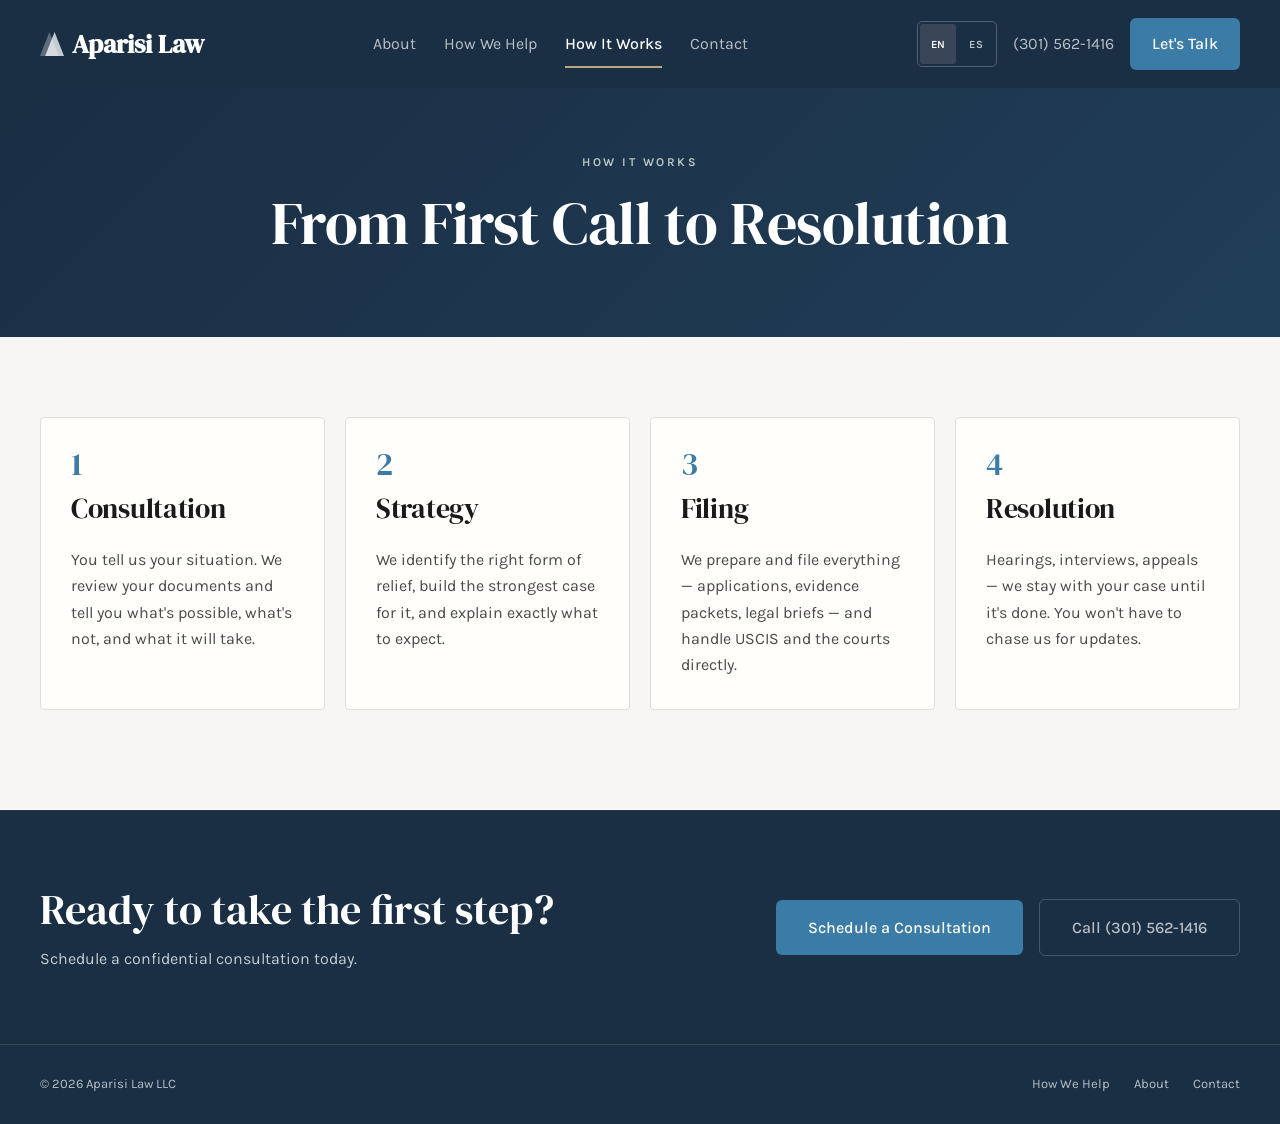
<file: how-it-works/index.html>
<!DOCTYPE html>
<html lang="en">
<head>
  <meta charset="UTF-8">
  <meta name="viewport" content="width=device-width, initial-scale=1.0">
  <title>How It Works | Aparisi Law</title>
  <meta name="description" content="Learn how Aparisi Law guides you through your immigration case — from the first call to final resolution.">
  <link rel="preconnect" href="https://fonts.googleapis.com">
  <link href="https://fonts.googleapis.com/css2?family=DM+Serif+Display&family=Karla:wght@300;400;500;600;700&display=swap" rel="stylesheet">
  <link rel="stylesheet" href="../styles.css">
  <link rel="canonical" href="https://aparisi.com/how-it-works/">

  <meta property="og:type" content="website">
  <meta property="og:site_name" content="Aparisi Law">
  <meta property="og:title" content="How It Works — Aparisi Law">
  <meta property="og:description" content="From the first call to final resolution — how Aparisi Law guides you through your immigration case.">
  <meta property="og:url" content="https://aparisi.com/how-it-works/">
  <meta property="og:image" content="https://aparisi.com/hero.jpg">
  <meta property="og:locale" content="en_US">
  <meta property="og:locale:alternate" content="es_ES">
  <meta name="twitter:card" content="summary_large_image">
  <meta name="twitter:title" content="How It Works — Aparisi Law">
  <meta name="twitter:description" content="From the first call to final resolution — how Aparisi Law guides you through your case.">
  <meta name="twitter:image" content="https://aparisi.com/hero.jpg">

  <script type="application/ld+json">
  {
    "@context": "https://schema.org",
    "@type": "LegalService",
    "@id": "https://aparisi.com/#firm",
    "name": "Aparisi Law",
    "url": "https://aparisi.com/",
    "telephone": "+1-301-562-1416",
    "email": "info@aparisi.com",
    "image": "https://aparisi.com/hero.jpg",
    "priceRange": "$$",
    "address": {
      "@type": "PostalAddress",
      "streetAddress": "819 Silver Spring Avenue",
      "addressLocality": "Silver Spring",
      "addressRegion": "MD",
      "postalCode": "20910",
      "addressCountry": "US"
    },
    "areaServed": [
      { "@type": "AdministrativeArea", "name": "Maryland" },
      { "@type": "AdministrativeArea", "name": "Washington, D.C." },
      { "@type": "AdministrativeArea", "name": "Virginia" }
    ],
    "openingHoursSpecification": [{
      "@type": "OpeningHoursSpecification",
      "dayOfWeek": ["Monday","Tuesday","Wednesday","Thursday","Friday"],
      "opens": "09:00",
      "closes": "18:00"
    }],
    "knowsLanguage": ["en", "es"],
    "description": "Immigration law firm in Silver Spring, Maryland — over 30 years of experience helping families navigate the U.S. immigration system."
  }
  </script>
  <style>
    /* --- Steps Grid --- */
    .steps-section {
      background: var(--cream);
      padding: 80px 0 100px;
    }
    .steps-grid {
      display: grid;
      grid-template-columns: repeat(4, 1fr);
      gap: 20px;
      max-width: 1400px;
      margin: 0 auto;
      padding: 0 32px;
    }
    .step-card {
      position: relative;
      background: linear-gradient(145deg, var(--accent-light) 0%, #ffffff 100%);
      border: 1px solid rgba(58, 124, 165, 0.10);
      border-radius: 20px;
      padding: 32px 28px;
      min-height: 240px;
      display: flex;
      flex-direction: column;
      transition: transform 0.35s cubic-bezier(0.2, 0, 0, 1),
                  box-shadow 0.35s cubic-bezier(0.2, 0, 0, 1),
                  background 0.35s cubic-bezier(0.2, 0, 0, 1),
                  border-color 0.35s;
      box-shadow: 0 1px 2px rgba(30, 58, 95, 0.06);
      overflow: hidden;
    }
    .step-card-num {
      font-family: var(--serif);
      font-size: 32px;
      font-weight: 400;
      color: var(--accent);
      line-height: 1;
      letter-spacing: -1px;
      margin-bottom: 12px;
      opacity: 0.3;
      transition: color 0.3s, opacity 0.3s;
    }
    .step-card-label {
      font-family: var(--serif);
      font-size: clamp(26px, 2.2vw, 34px);
      font-weight: 400;
      letter-spacing: -0.3px;
      text-transform: none;
      color: var(--text);
      line-height: 1.15;
      margin: 0 0 6px;
      transition: color 0.3s;
    }
    .step-card-desc {
      font-size: 14px;
      line-height: 1.65;
      color: rgba(255, 255, 255, 0.92);
      margin-top: 16px;
      max-height: 0;
      opacity: 0;
      overflow: hidden;
      transition: max-height 0.4s ease, opacity 0.25s ease 0.05s;
    }
    .step-card:hover {
      transform: translateY(-6px);
      background: linear-gradient(145deg, var(--accent) 0%, var(--accent-hover) 100%);
      box-shadow: 0 22px 44px -12px rgba(30, 58, 95, 0.22);
      border-color: transparent;
    }
    .step-card:hover .step-card-num { color: #fff; opacity: 0.45; }
    .step-card:hover .step-card-label { color: #fff; }
    .step-card:hover .step-card-desc {
      max-height: 240px;
      opacity: 1;
    }

    @media (max-width: 1024px) {
      .steps-grid { grid-template-columns: repeat(2, 1fr); }
    }
    @media (max-width: 600px) {
      .steps-grid { grid-template-columns: 1fr; padding: 0 24px; }
      .step-card { min-height: 180px; }
    }
  </style>
  <link rel="stylesheet" href="../polish.css">
</head>

<body>
  <a class="skip-link" href="#main-content"><span class="en">Skip to content</span><span class="es">Ir al contenido</span></a>
  <!-- Nav -->
  <nav>
    <div class="nav-inner">
      <a href="../" class="nav-logo"><svg class="logo-mark" width="24" height="26" viewBox="0 0 56 60" fill="none"><polygon points="22,2 44,58 0,58" fill="rgba(255,255,255,0.3)"/><polygon points="34,2 56,58 12,58" fill="rgba(255,255,255,0.75)"/></svg>Aparisi Law</a>
      <ul class="nav-links" id="navLinks">
        <li><a href="../our-attorneys/"><span class="en">About</span><span class="es">Nosotros</span></a></li>
        <li><a href="../areas-of-practice/"><span class="en">How We Help</span><span class="es">Cómo Ayudamos</span></a></li>
        <li><a href="../how-it-works/" class="active"><span class="en">How It Works</span><span class="es">Cómo Funciona</span></a></li>
        <li><a href="../contact/"><span class="en">Contact</span><span class="es">Contacto</span></a></li>
      </ul>
      <div class="nav-right">
        <div class="lang-toggle">
          <button class="active" onclick="setLang('en')">EN</button>
          <button onclick="setLang('es')">ES</button>
        </div>
        <a href="tel:+13015621416" class="nav-phone">(301) 562-1416</a>
        <a href="../contact/" class="nav-cta">
          <span class="en">Let's Talk</span>
          <span class="es">Hablemos</span>
        </a>
      </div>
      <button class="nav-hamburger" aria-controls="navLinks" aria-expanded="false" aria-label="Menu">
        <span></span><span></span><span></span>
      </button>
    </div>
  </nav>
  <main id="main-content">

  <!-- Page Header -->
  <header class="page-header">
    <div class="page-header-inner">
      <div class="section-eyebrow">
        <span class="en">How It Works</span>
        <span class="es">Cómo Funciona</span>
      </div>
      <h1>
        <span class="en">From First Call to Resolution</span>
        <span class="es">De la Primera Llamada a la Resolución</span>
      </h1>
    </div>
  </header>

  <!-- Steps -->
  <section class="steps-section">
    <div class="steps-grid">

      <div class="step-card">
        <div class="step-card-num">1</div>
        <h2 class="step-card-label">
          <span class="en">Consultation</span>
          <span class="es">Consulta</span>
        </h2>
        <p class="step-card-desc">
          <span class="en">You tell us your situation. We review your documents and tell you what's possible, what's not, and what it will take.</span>
          <span class="es">Usted nos cuenta su situación. Revisamos sus documentos y le decimos qué es posible, qué no, y qué se necesita.</span>
        </p>
      </div>

      <div class="step-card">
        <div class="step-card-num">2</div>
        <h2 class="step-card-label">
          <span class="en">Strategy</span>
          <span class="es">Estrategia</span>
        </h2>
        <p class="step-card-desc">
          <span class="en">We identify the right form of relief, build the strongest case for it, and explain exactly what to expect.</span>
          <span class="es">Identificamos el recurso adecuado, construimos el caso más sólido, y le explicamos exactamente qué esperar.</span>
        </p>
      </div>

      <div class="step-card">
        <div class="step-card-num">3</div>
        <h2 class="step-card-label">
          <span class="en">Filing</span>
          <span class="es">Presentación</span>
        </h2>
        <p class="step-card-desc">
          <span class="en">We prepare and file everything — applications, evidence packets, legal briefs — and handle USCIS and the courts directly.</span>
          <span class="es">Preparamos y presentamos todo — solicitudes, paquetes de evidencia, escritos legales — y tratamos directamente con USCIS y los tribunales.</span>
        </p>
      </div>

      <div class="step-card">
        <div class="step-card-num">4</div>
        <h2 class="step-card-label">
          <span class="en">Resolution</span>
          <span class="es">Resolución</span>
        </h2>
        <p class="step-card-desc">
          <span class="en">Hearings, interviews, appeals — we stay with your case until it's done. You won't have to chase us for updates.</span>
          <span class="es">Audiencias, entrevistas, apelaciones — seguimos con su caso hasta el final. No tendrá que perseguirnos para obtener actualizaciones.</span>
        </p>
      </div>

    </div>
  </section>

  <!-- CTA Bar -->
  <section class="cta-bar">
    <div class="cta-bar-inner">
      <div class="cta-bar-text">
        <h3>
          <span class="en">Ready to take the first step?</span>
          <span class="es">&iquest;Listo para dar el primer paso?</span>
        </h3>
        <p>
          <span class="en">Schedule a confidential consultation today.</span>
          <span class="es">Programe una consulta confidencial hoy.</span>
        </p>
      </div>
      <div class="cta-bar-actions">
        <a href="../contact/" class="btn btn-accent">
          <span class="en">Schedule a Consultation</span>
          <span class="es">Programe una Consulta</span>
        </a>
        <a href="tel:+13015621416" class="btn btn-ghost-light">
          <span class="en">Call (301) 562-1416</span>
          <span class="es">Llame (301) 562-1416</span>
        </a>
      </div>
    </div>
  </section>

  </main>
  <!-- Footer -->
  <footer>
    <div class="footer-inner">
      <span>&copy; 2026 Aparisi Law LLC</span>
      <div class="footer-links">
        <a href="../areas-of-practice/"><span class="en">How We Help</span><span class="es">Cómo Ayudamos</span></a>
        <a href="../our-attorneys/"><span class="en">About</span><span class="es">Nosotros</span></a>
        <a href="../contact/"><span class="en">Contact</span><span class="es">Contacto</span></a>
      </div>
    </div>
  </footer>

  <script src="../script.js"></script>
</body>
</html>
</file>
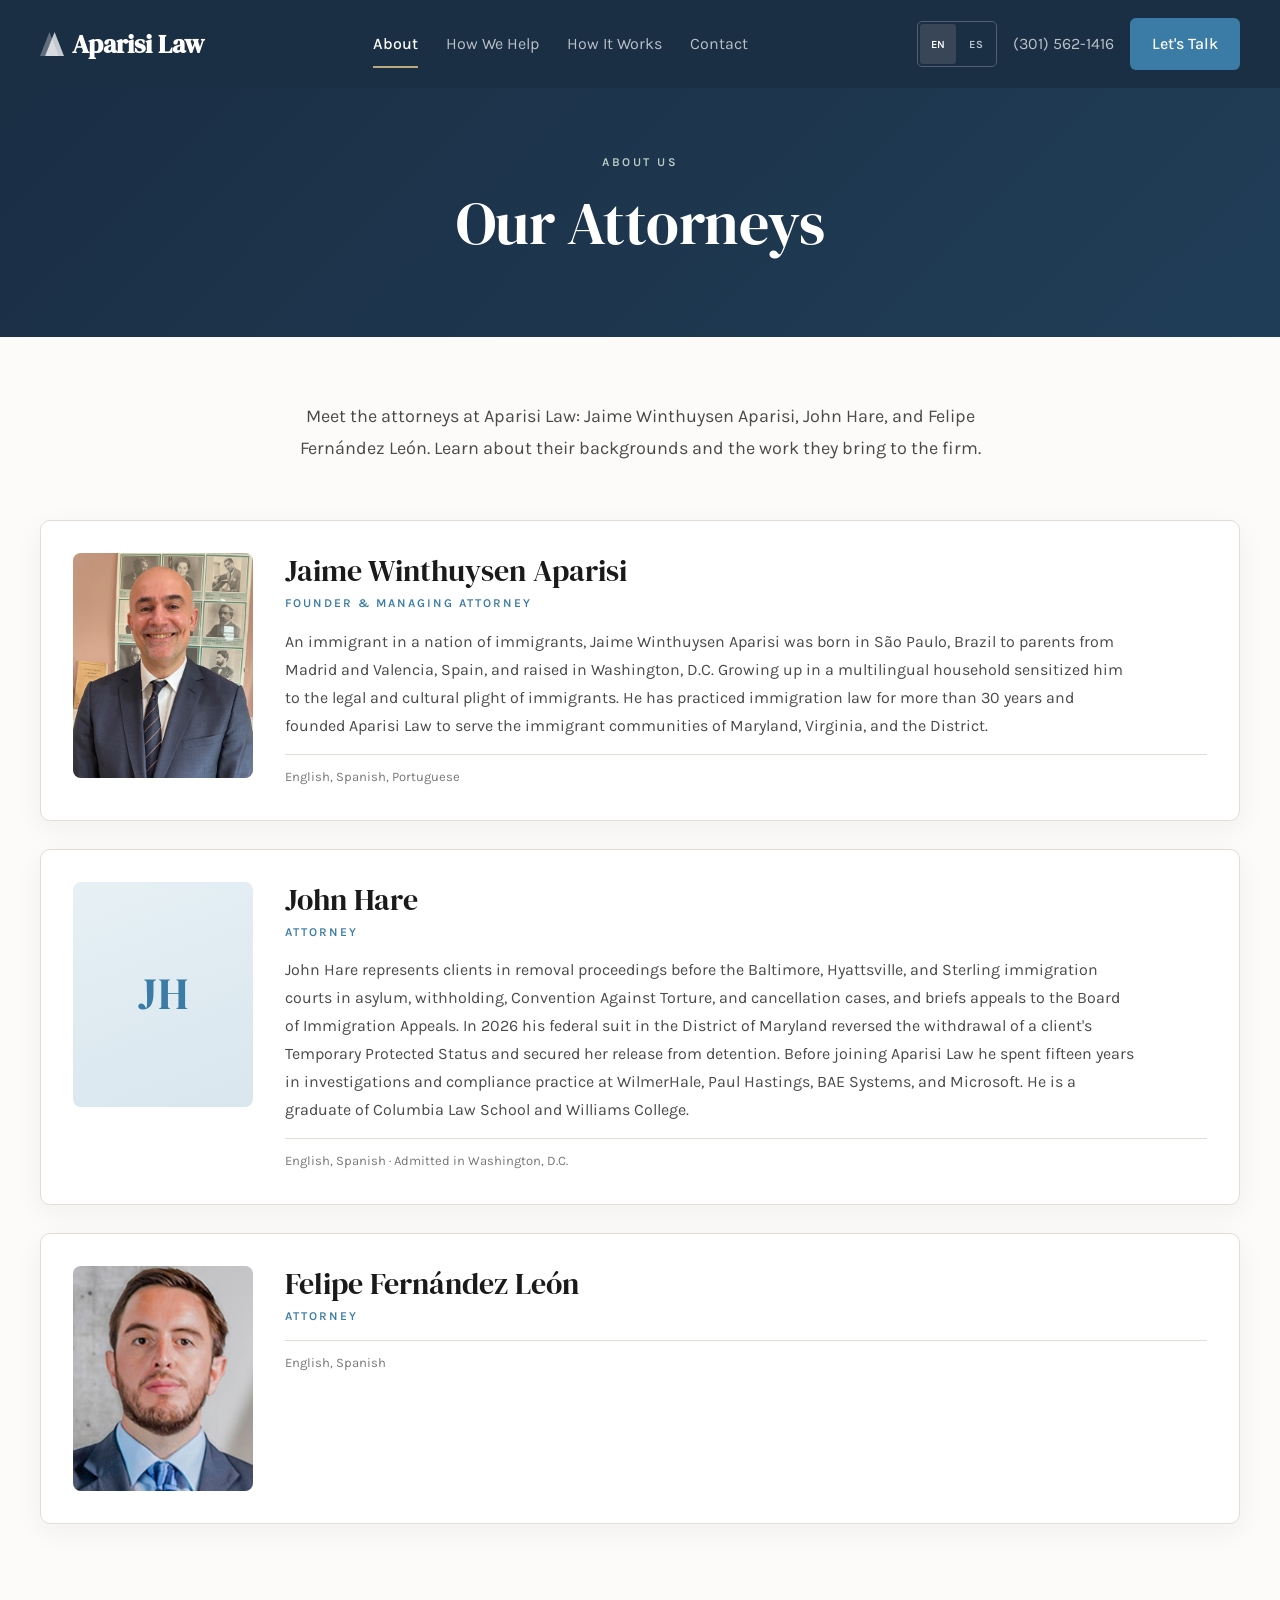
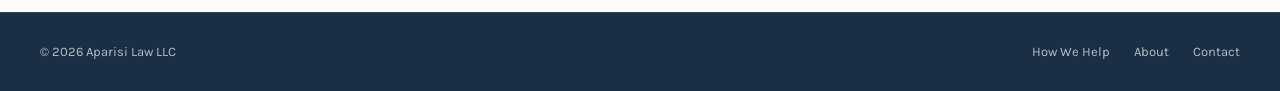
<file: our-attorneys/index.html>
<!DOCTYPE html>
<html lang="en">
<head>
  <meta charset="UTF-8">
  <meta name="viewport" content="width=device-width, initial-scale=1.0">
  <title>About | Aparisi Law</title>
  <meta name="description" content="Meet the three attorneys of Aparisi Law, an immigration law firm in Silver Spring, Maryland with over 30 years of experience serving the Washington, D.C. area.">
  <link rel="preconnect" href="https://fonts.googleapis.com">
  <link href="https://fonts.googleapis.com/css2?family=DM+Serif+Display&family=Karla:wght@300;400;500;600;700&display=swap" rel="stylesheet">
  <link rel="stylesheet" href="../styles.css">
  <link rel="canonical" href="https://aparisi.com/our-attorneys/">

  <meta property="og:type" content="website">
  <meta property="og:site_name" content="Aparisi Law">
  <meta property="og:title" content="Our Attorneys — Aparisi Law">
  <meta property="og:description" content="Meet the attorneys at Aparisi Law — over 30 years of immigration law experience serving the Washington, D.C. area.">
  <meta property="og:url" content="https://aparisi.com/our-attorneys/">
  <meta property="og:image" content="https://aparisi.com/hero.jpg">
  <meta property="og:locale" content="en_US">
  <meta property="og:locale:alternate" content="es_ES">
  <meta name="twitter:card" content="summary_large_image">
  <meta name="twitter:title" content="Our Attorneys — Aparisi Law">
  <meta name="twitter:description" content="Meet the attorneys at Aparisi Law — over 30 years of immigration law experience.">
  <meta name="twitter:image" content="https://aparisi.com/hero.jpg">

  <script type="application/ld+json">
  {
    "@context": "https://schema.org",
    "@type": "LegalService",
    "@id": "https://aparisi.com/#firm",
    "name": "Aparisi Law",
    "url": "https://aparisi.com/",
    "telephone": "+1-301-562-1416",
    "email": "info@aparisi.com",
    "image": "https://aparisi.com/hero.jpg",
    "priceRange": "$$",
    "address": {
      "@type": "PostalAddress",
      "streetAddress": "819 Silver Spring Avenue",
      "addressLocality": "Silver Spring",
      "addressRegion": "MD",
      "postalCode": "20910",
      "addressCountry": "US"
    },
    "areaServed": [
      { "@type": "AdministrativeArea", "name": "Maryland" },
      { "@type": "AdministrativeArea", "name": "Washington, D.C." },
      { "@type": "AdministrativeArea", "name": "Virginia" }
    ],
    "openingHoursSpecification": [{
      "@type": "OpeningHoursSpecification",
      "dayOfWeek": ["Monday","Tuesday","Wednesday","Thursday","Friday"],
      "opens": "09:00",
      "closes": "18:00"
    }],
    "knowsLanguage": ["en", "es"],
    "description": "Immigration law firm in Silver Spring, Maryland — over 30 years of experience helping families navigate the U.S. immigration system."
  }
  </script>
  <style>
    /* --- Attorney Profiles --- */
    .attorneys-section {
      background: var(--warm-bg);
      padding: 72px 0 96px;
    }
    .attorneys-inner {
      max-width: 1360px;
      margin: 0 auto;
      padding: 0 40px;
    }
    .attorneys-intro {
      max-width: 720px;
      margin: 0 auto 56px;
      text-align: center;
      font-size: 18px;
      line-height: 1.75;
      color: var(--text-mid);
    }
    .attorneys-grid {
      display: grid;
      grid-template-columns: repeat(2, 1fr);
      gap: 40px;
    }
    .attorney-card {
      display: grid;
      grid-template-columns: 200px 1fr;
      gap: 28px;
      align-items: start;
      background: #fff;
      border: 1px solid var(--rule);
      border-radius: 10px;
      padding: 28px;
      box-shadow: 0 8px 28px rgba(26,46,68,0.05);
      transition: box-shadow 0.2s, transform 0.2s;
    }
    .attorney-card:hover {
      box-shadow: 0 16px 40px rgba(26,46,68,0.10);
      transform: translateY(-2px);
    }
    .attorney-photo {
      width: 200px;
      aspect-ratio: 4/5;
      border-radius: 8px;
      object-fit: cover;
      object-position: top;
      display: block;
      background: linear-gradient(160deg, var(--accent-light), #d9e6ee);
    }
    .attorney-photo-placeholder {
      display: flex;
      align-items: center;
      justify-content: center;
      color: var(--accent);
      font-family: var(--serif);
      font-size: 44px;
      letter-spacing: 1px;
    }
    .attorney-info h2 {
      font-size: 26px;
      font-weight: 400;
      color: var(--text);
      margin-bottom: 4px;
      line-height: 1.2;
    }
    .attorney-title {
      font-size: 12px;
      letter-spacing: 2px;
      text-transform: uppercase;
      color: var(--accent);
      font-weight: 600;
      margin-bottom: 14px;
    }
    .attorney-bio {
      font-size: 15px;
      color: var(--text-mid);
      line-height: 1.75;
    }
    .attorney-meta {
      margin-top: 14px;
      padding-top: 12px;
      border-top: 1px solid var(--rule);
      font-size: 13px;
      color: var(--text-light);
      line-height: 1.6;
    }

    @media (max-width: 1024px) {
      .attorneys-grid { grid-template-columns: 1fr; }
    }
    @media (max-width: 600px) {
      .attorneys-inner { padding: 0 20px; }
      .attorney-card { grid-template-columns: 1fr; padding: 22px; }
      .attorney-photo { width: 160px; }
    }
  </style>
  <link rel="stylesheet" href="../polish.css">
</head>

<body>
  <a class="skip-link" href="#main-content"><span class="en">Skip to content</span><span class="es">Ir al contenido</span></a>
  <!-- Nav -->
  <nav>
    <div class="nav-inner">
      <a href="../" class="nav-logo"><svg class="logo-mark" width="24" height="26" viewBox="0 0 56 60" fill="none"><polygon points="22,2 44,58 0,58" fill="rgba(255,255,255,0.3)"/><polygon points="34,2 56,58 12,58" fill="rgba(255,255,255,0.75)"/></svg>Aparisi Law</a>
      <ul class="nav-links" id="navLinks">
        <li><a href="../our-attorneys/" class="active"><span class="en">About</span><span class="es">Nosotros</span></a></li>
        <li><a href="../areas-of-practice/"><span class="en">How We Help</span><span class="es">Cómo Ayudamos</span></a></li>
        <li><a href="../how-it-works/"><span class="en">How It Works</span><span class="es">Cómo Funciona</span></a></li>
        <li><a href="../contact/"><span class="en">Contact</span><span class="es">Contacto</span></a></li>
      </ul>
      <div class="nav-right">
        <div class="lang-toggle">
          <button class="active" onclick="setLang('en')">EN</button>
          <button onclick="setLang('es')">ES</button>
        </div>
        <a href="tel:+13015621416" class="nav-phone">(301) 562-1416</a>
        <a href="../contact/" class="nav-cta">
          <span class="en">Let's Talk</span>
          <span class="es">Hablemos</span>
        </a>
      </div>
      <button class="nav-hamburger" aria-controls="navLinks" aria-expanded="false" aria-label="Menu">
        <span></span><span></span><span></span>
      </button>
    </div>
  </nav>
  <main id="main-content">

  <!-- Page Header -->
  <header class="page-header">
    <div class="page-header-inner">
      <div class="section-eyebrow">
        <span class="en">About Us</span>
        <span class="es">Sobre Nosotros</span>
      </div>
      <h1>
        <span class="en">Our Attorneys</span>
        <span class="es">Nuestros Abogados</span>
      </h1>
    </div>
  </header>

  <!-- Attorney Profiles -->
  <section class="attorneys-section">
    <div class="attorneys-inner">
      <p class="attorneys-intro">
        <span class="en">Meet the attorneys at Aparisi Law: Jaime Winthuysen Aparisi, John Hare, and Felipe Fernández León. Learn about their backgrounds and the work they bring to the firm.</span>
        <span class="es">Conozca a los abogados de Aparisi Law: Jaime Winthuysen Aparisi, John Hare y Felipe Fernández León. Descubra sus trayectorias y el trabajo que aportan al despacho.</span>
      </p>
      <div class="attorneys-grid">

      <!-- Jaime -->
      <article class="attorney-card">
        <img class="attorney-photo" src="../jaime.jpg" alt="Jaime Winthuysen Aparisi">
        <div class="attorney-info">
          <h2>Jaime Winthuysen Aparisi</h2>
          <div class="attorney-title">
            <span class="en">Founder &amp; Managing Attorney</span>
            <span class="es">Fundador y Abogado Principal</span>
          </div>
          <p class="attorney-bio">
            <span class="en">An immigrant in a nation of immigrants, Jaime Winthuysen Aparisi was born in São Paulo, Brazil to parents from Madrid and Valencia, Spain, and raised in Washington, D.C. Growing up in a multilingual household sensitized him to the legal and cultural plight of immigrants. He has practiced immigration law for more than 30 years and founded Aparisi Law to serve the immigrant communities of Maryland, Virginia, and the District.</span>
            <span class="es">Inmigrante en una nación de inmigrantes, Jaime Winthuysen Aparisi nació en São Paulo, Brasil, de padres de Madrid y Valencia, España, y creció en Washington, D.C. Crecer en un hogar multilingüe lo sensibilizó hacia la situación legal y cultural de los inmigrantes. Ejerce el derecho migratorio desde hace más de 30 años y fundó Aparisi Law para servir a las comunidades inmigrantes de Maryland, Virginia y el Distrito.</span>
          </p>
          <div class="attorney-meta">
            <span class="en">English, Spanish, Portuguese</span>
            <span class="es">Inglés, español, portugués</span>
          </div>
        </div>
      </article>

      <!-- John -->
      <article class="attorney-card">
        <div class="attorney-photo attorney-photo-placeholder" aria-label="John Hare">JH</div>
        <div class="attorney-info">
          <h2>John Hare</h2>
          <div class="attorney-title">
            <span class="en">Attorney</span>
            <span class="es">Abogado</span>
          </div>
          <p class="attorney-bio">
            <span class="en">John Hare represents clients in removal proceedings before the Baltimore, Hyattsville, and Sterling immigration courts in asylum, withholding, Convention Against Torture, and cancellation cases, and briefs appeals to the Board of Immigration Appeals. In 2026 his federal suit in the District of Maryland reversed the withdrawal of a client's Temporary Protected Status and secured her release from detention. Before joining Aparisi Law he spent fifteen years in investigations and compliance practice at WilmerHale, Paul Hastings, BAE Systems, and Microsoft. He is a graduate of Columbia Law School and Williams College.</span>
            <span class="es">John Hare representa a clientes en procesos de deportación ante las cortes de inmigración de Baltimore, Hyattsville y Sterling en casos de asilo, retención de expulsión, Convención contra la Tortura y cancelación de deportación, y redacta apelaciones ante la Junta de Apelaciones de Inmigración. En 2026 su demanda federal en el Distrito de Maryland revirtió el retiro del Estatus de Protección Temporal de una clienta y logró su liberación. Antes de unirse a Aparisi Law, ejerció durante quince años en investigaciones y cumplimiento normativo en WilmerHale, Paul Hastings, BAE Systems y Microsoft. Es graduado de la Facultad de Derecho de Columbia y de Williams College.</span>
          </p>
          <div class="attorney-meta">
            <span class="en">English, Spanish &middot; Admitted in Washington, D.C.</span>
            <span class="es">Inglés, español &middot; Admitido en Washington, D.C.</span>
          </div>
        </div>
      </article>

      <!-- Felipe -->
      <article class="attorney-card">
        <img class="attorney-photo" src="../felipe.jpg" alt="Felipe Fernández León">
        <div class="attorney-info">
          <h2>Felipe Fernández León</h2>
          <div class="attorney-title">
            <span class="en">Attorney</span>
            <span class="es">Abogado</span>
          </div>
          <div class="attorney-meta">
            <span class="en">English, Spanish</span>
            <span class="es">Inglés, español</span>
          </div>
        </div>
      </article>



      </div>
    </div>
  </section>

  </main>
  <!-- Footer -->
  <footer>
    <div class="footer-inner">
      <span>&copy; 2026 Aparisi Law LLC</span>
      <div class="footer-links">
        <a href="../areas-of-practice/"><span class="en">How We Help</span><span class="es">Cómo Ayudamos</span></a>
        <a href="../our-attorneys/"><span class="en">About</span><span class="es">Nosotros</span></a>
        <a href="../contact/"><span class="en">Contact</span><span class="es">Contacto</span></a>
      </div>
    </div>
  </footer>

  <script src="../script.js"></script>
</body>
</html>
</file>
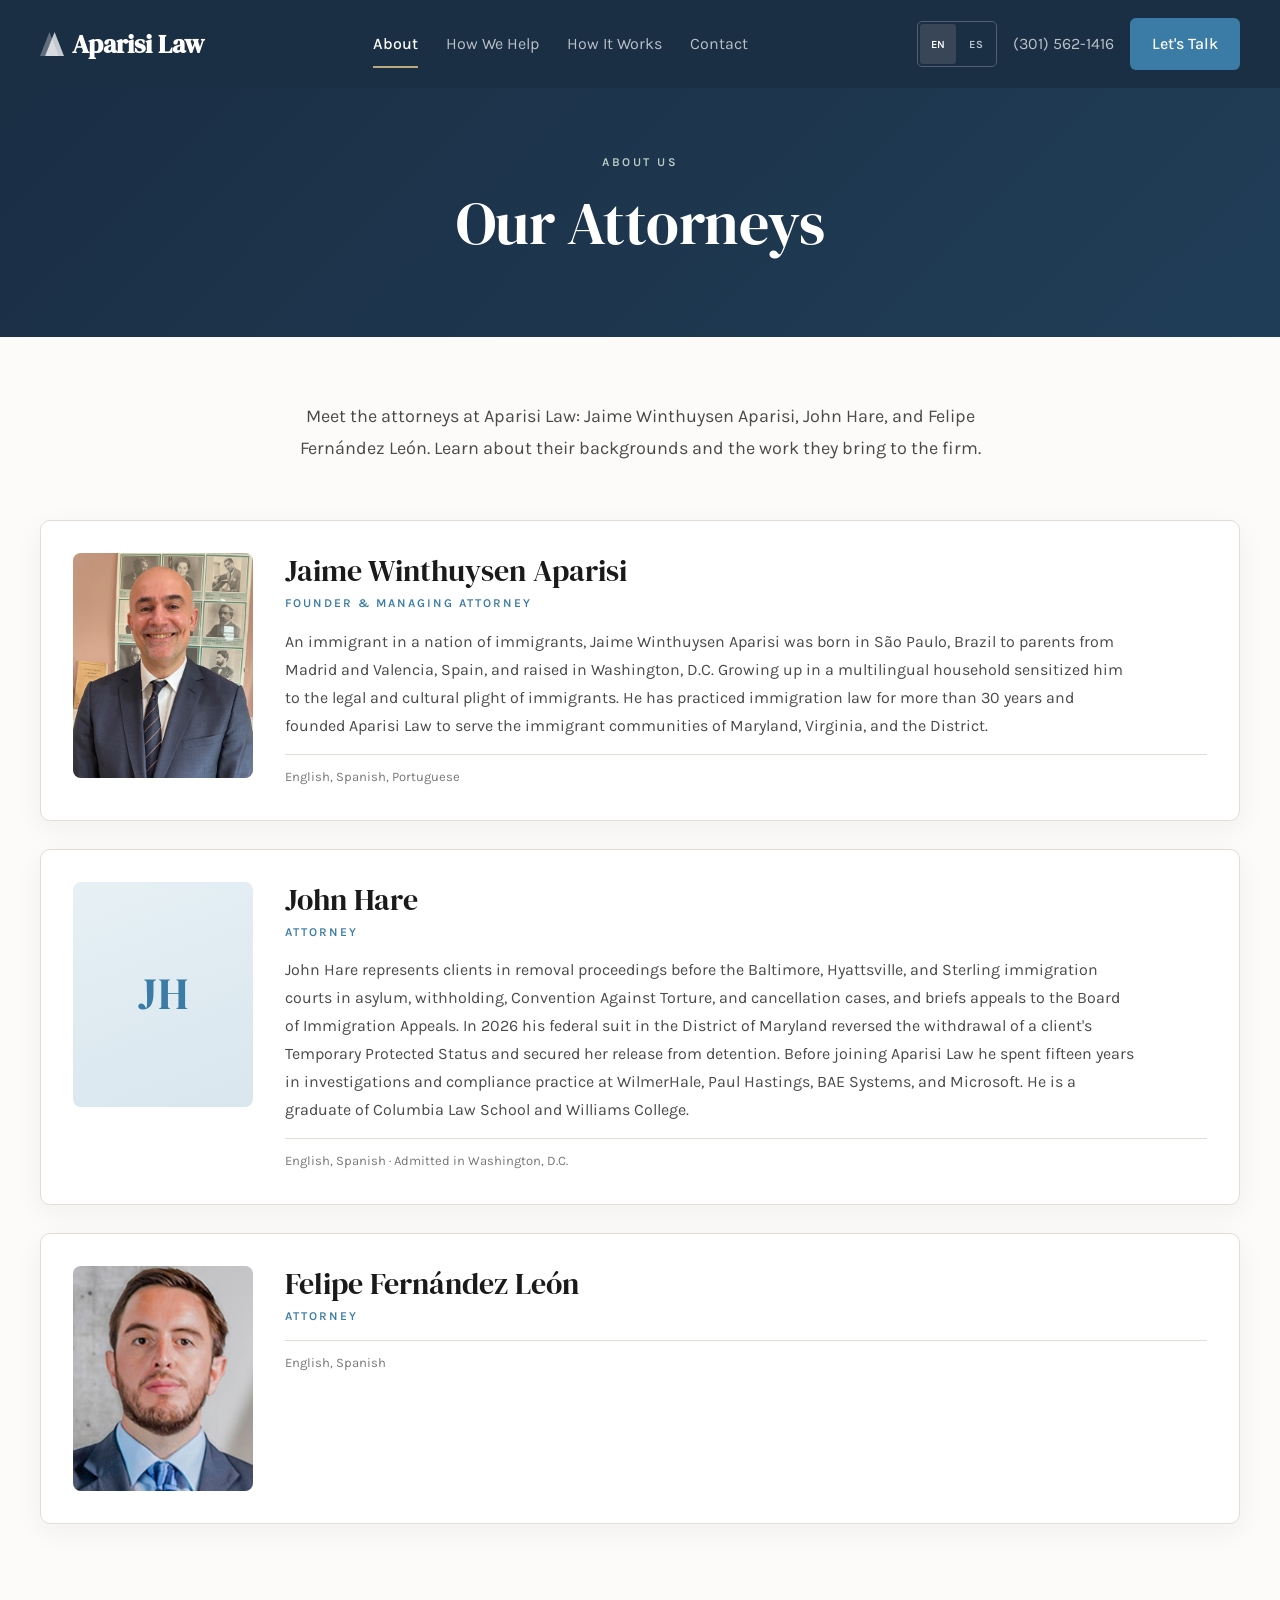
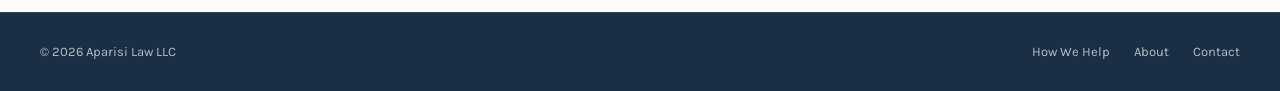
<file: about.html>
<!DOCTYPE html>
<html lang="en">
<head>
  <meta charset="UTF-8">
  <title>Redirecting…</title>
  <meta http-equiv="refresh" content="0; url=our-attorneys/">
  <link rel="canonical" href="https://aparisi.com/our-attorneys/">
  <script>window.location.replace('our-attorneys/');</script>
</head>
<body>
  <p>Redirecting to <a href="our-attorneys/">our-attorneys/</a>…</p>
</body>
</html>
</file>
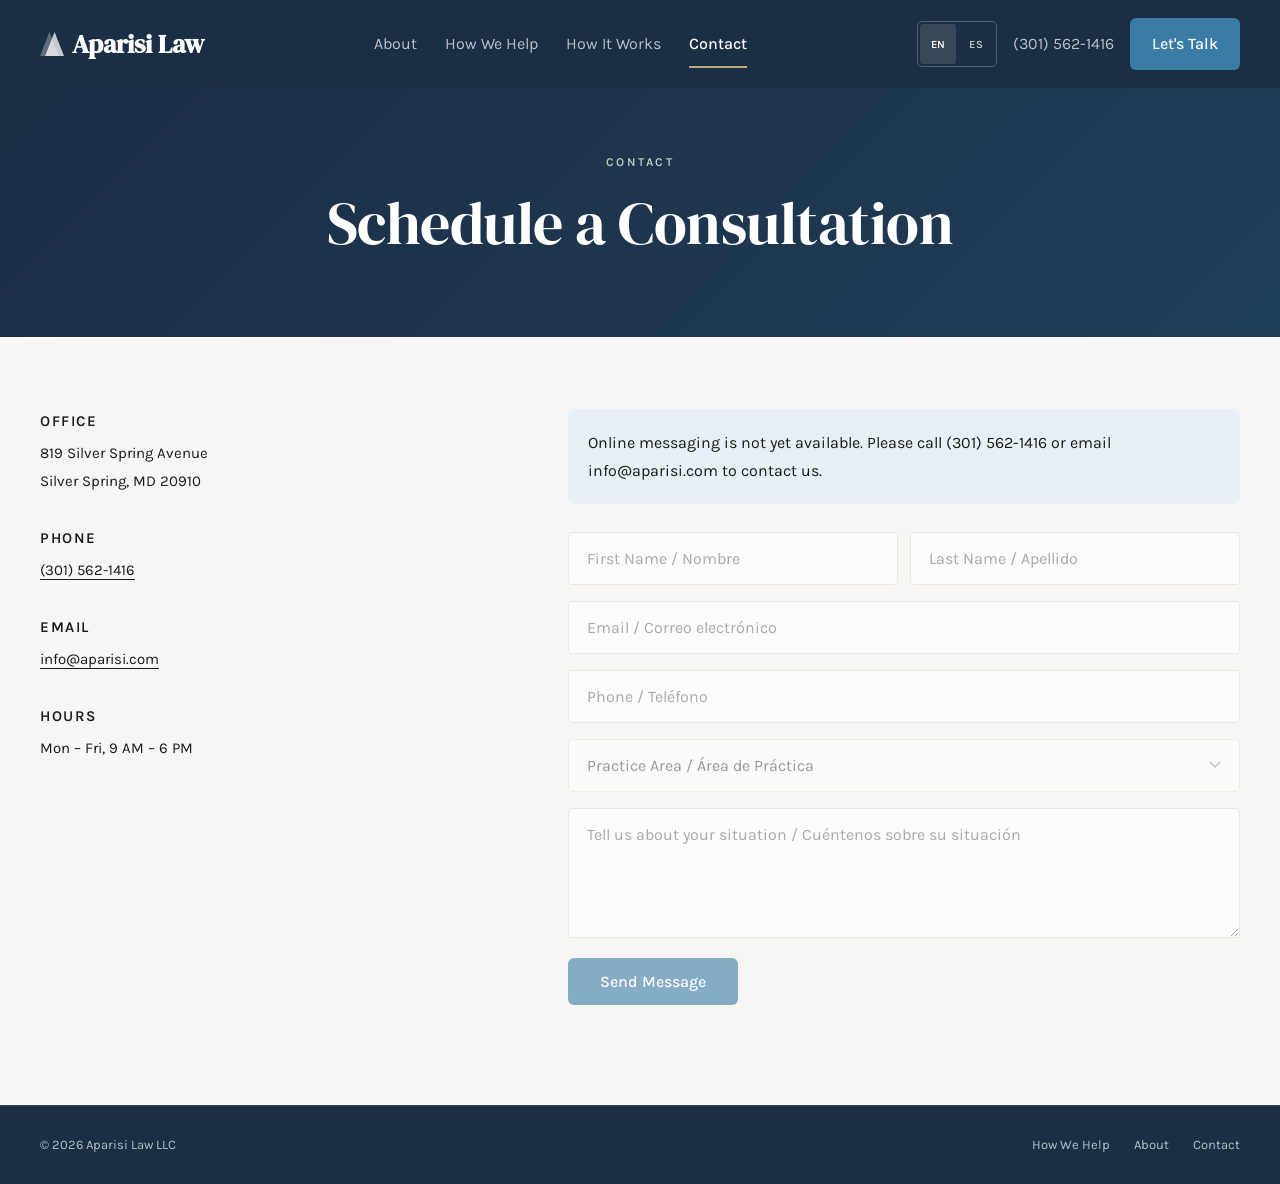
<file: contact.html>
<!DOCTYPE html>
<html lang="en">
<head>
  <meta charset="UTF-8">
  <title>Redirecting…</title>
  <meta http-equiv="refresh" content="0; url=contact/">
  <link rel="canonical" href="https://aparisi.com/contact/">
  <script>window.location.replace('contact/');</script>
</head>
<body>
  <p>Redirecting to <a href="contact/">contact/</a>…</p>
</body>
</html>
</file>
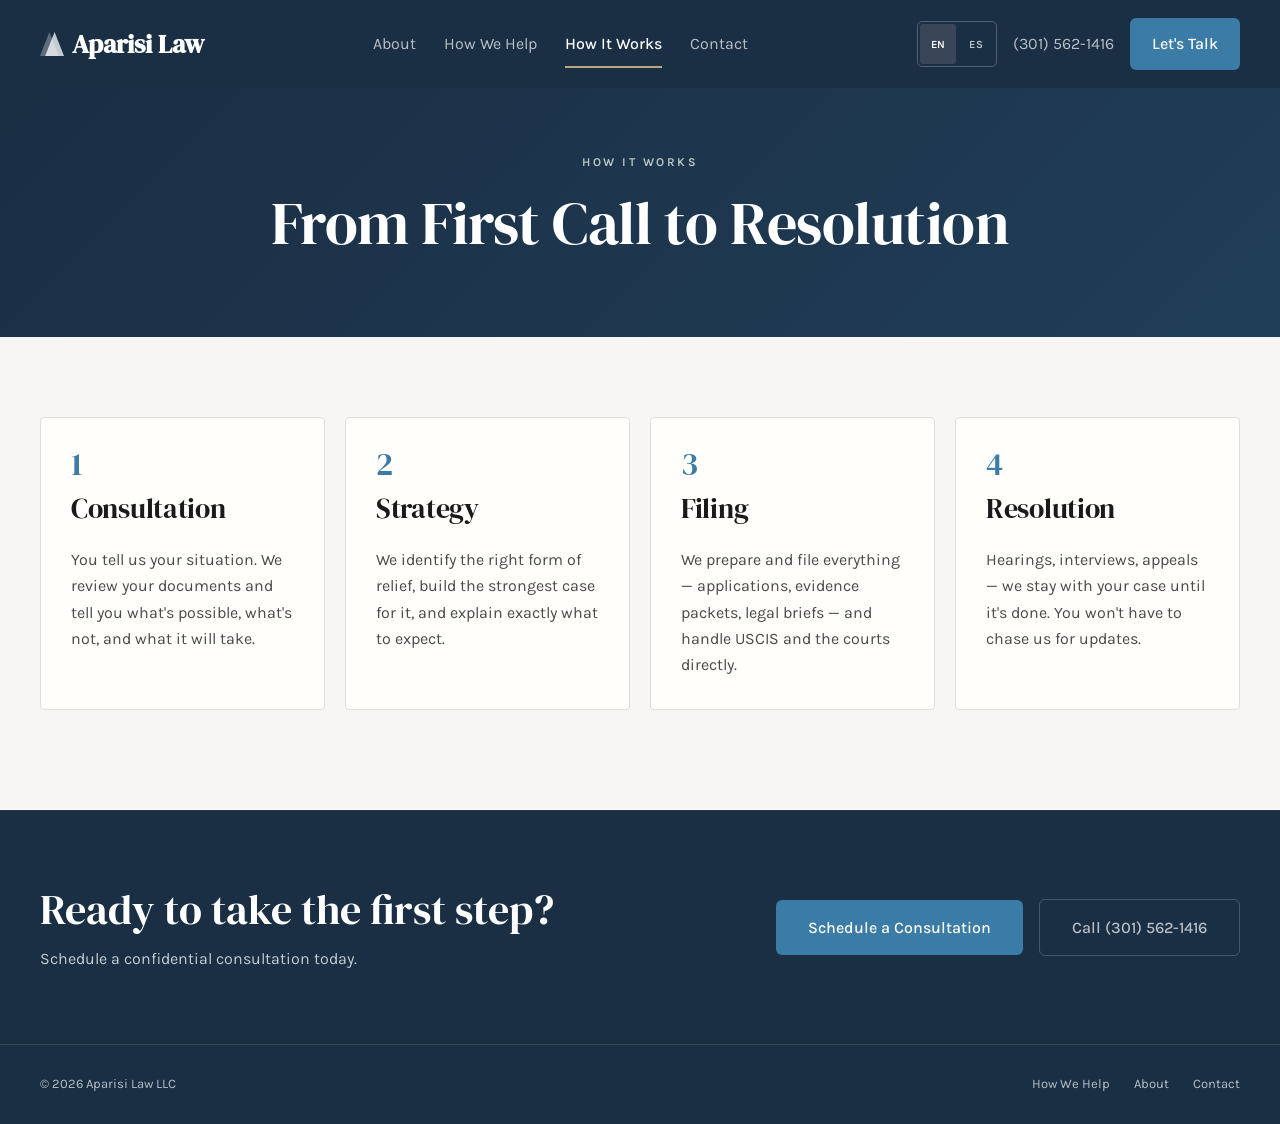
<file: how-it-works.html>
<!DOCTYPE html>
<html lang="en">
<head>
  <meta charset="UTF-8">
  <title>Redirecting…</title>
  <meta http-equiv="refresh" content="0; url=how-it-works/">
  <link rel="canonical" href="https://aparisi.com/how-it-works/">
  <script>window.location.replace('how-it-works/');</script>
</head>
<body>
  <p>Redirecting to <a href="how-it-works/">how-it-works/</a>…</p>
</body>
</html>
</file>
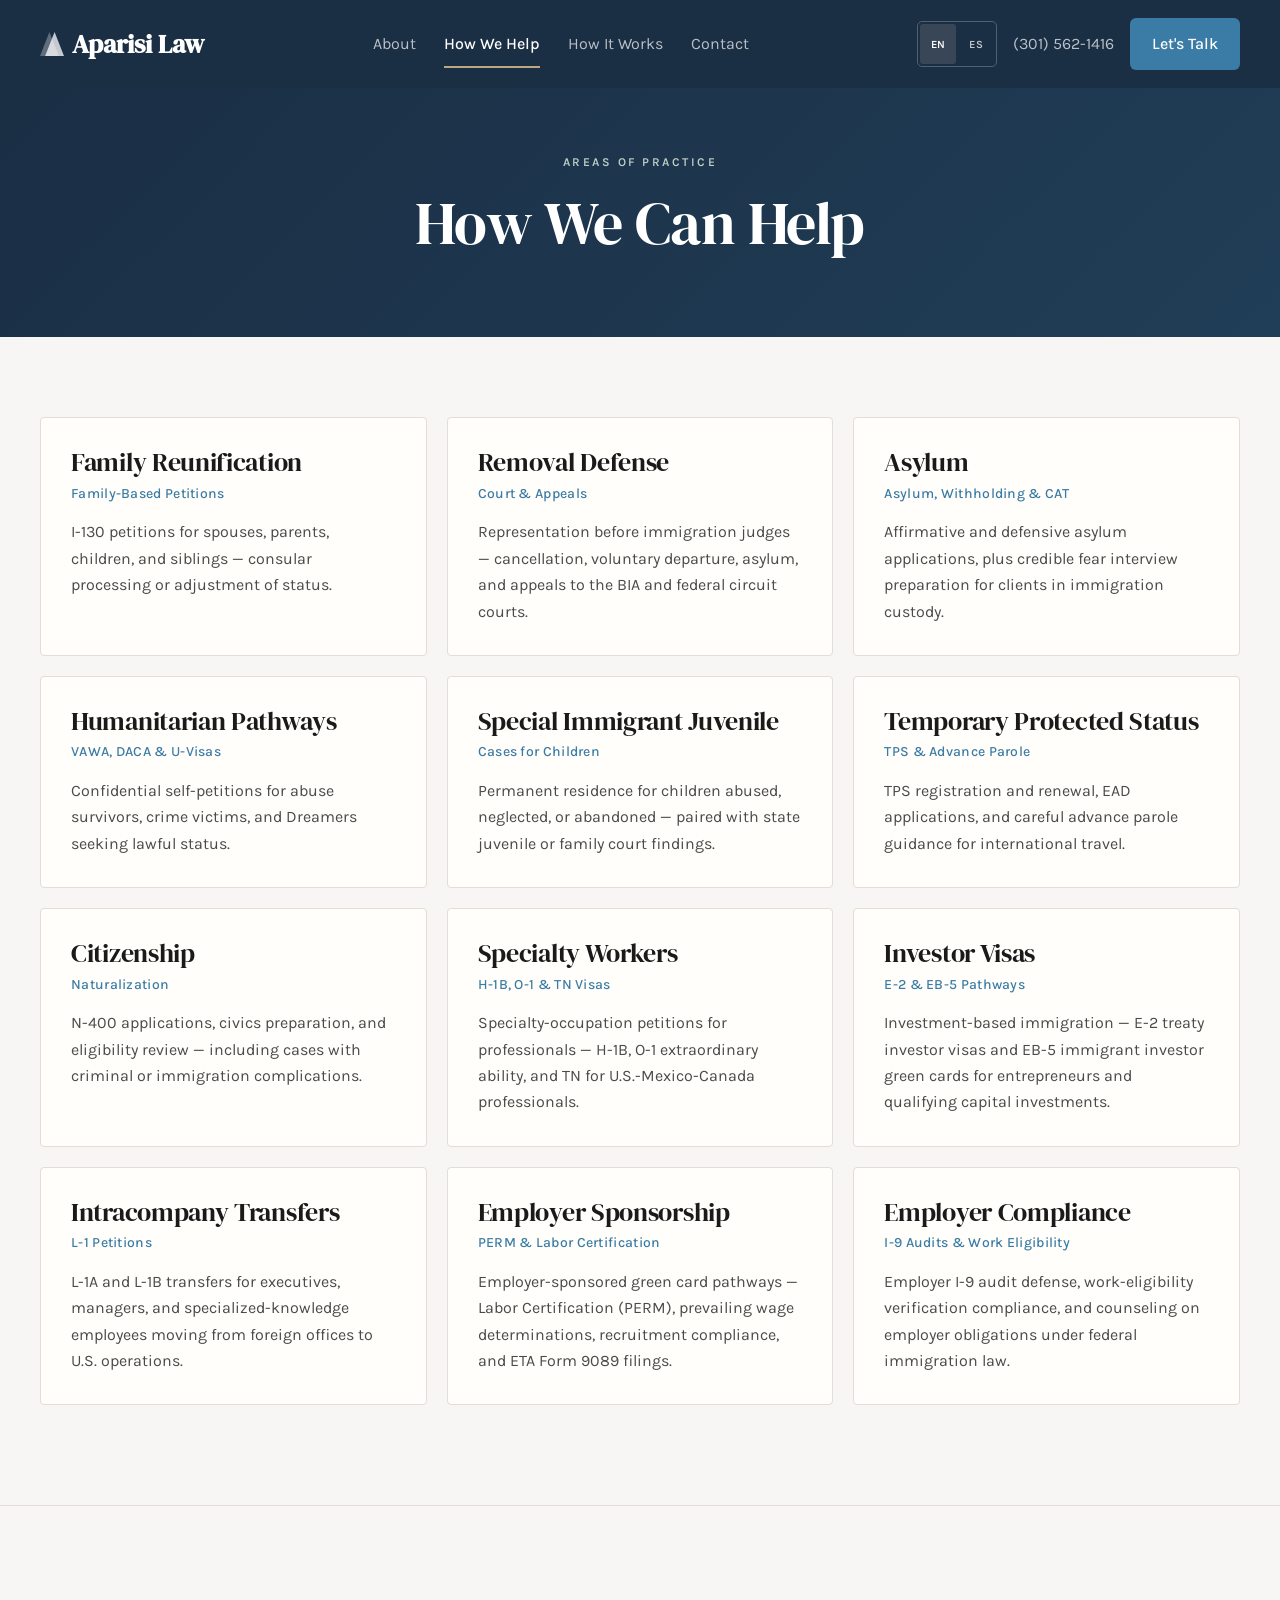
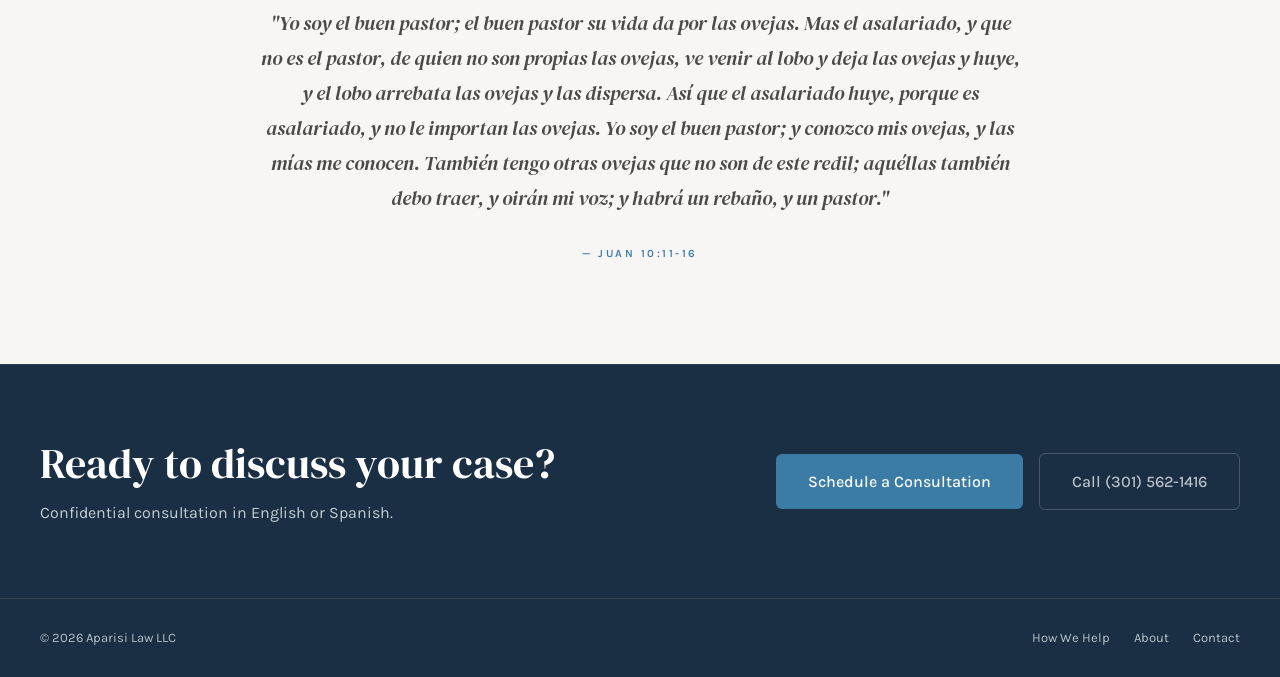
<file: practice-areas.html>
<!DOCTYPE html>
<html lang="en">
<head>
  <meta charset="UTF-8">
  <title>Redirecting…</title>
  <meta http-equiv="refresh" content="0; url=areas-of-practice/">
  <link rel="canonical" href="https://aparisi.com/areas-of-practice/">
  <script>window.location.replace('areas-of-practice/');</script>
</head>
<body>
  <p>Redirecting to <a href="areas-of-practice/">areas-of-practice/</a>…</p>
</body>
</html>
</file>
<file: styles.css>
/* === Aparisi Law — shared styles === */

*, *::before, *::after { margin: 0; padding: 0; box-sizing: border-box; }

:root {
  --accent: #3a7ca5;
  --accent-light: #e6f0f5;
  --accent-hover: #2d6585;
  --navy: #1a2e44;
  --cream: #f7f6f4;
  --warm-bg: #fcfbf9;
  --text: #1a1a1a;
  --text-mid: #4a4a4a;
  --text-light: #777;
  --rule: #e2ddd5;
  --serif: 'DM Serif Display', Georgia, serif;
  --sans: 'Karla', -apple-system, BlinkMacSystemFont, 'Segoe UI', sans-serif;
}

html { scroll-behavior: smooth; }
body {
  font-family: var(--sans);
  color: var(--text);
  line-height: 1.7;
  background: var(--warm-bg);
  -webkit-font-smoothing: antialiased;
  display: flex;
  flex-direction: column;
  min-height: 100vh;
}
nav, footer { flex-shrink: 0; }
h1, h2, h3 { font-family: var(--serif); line-height: 1.25; }
a { color: inherit; text-decoration: none; }

/* --- Nav --- */
nav {
  position: relative;
  z-index: 1000;
  background: var(--navy);
  border-bottom: none;
}
.nav-inner {
  max-width: 1800px;
  margin: 0 auto;
  padding: 0 64px;
  display: flex;
  align-items: center;
  justify-content: space-between;
  height: 68px;
}
.nav-logo {
  font-family: var(--serif);
  font-size: 26px;
  font-weight: 600;
  color: #fff;
}
.nav-logo em { font-style: normal; color: rgba(255,255,255,0.5); }
.logo-mark { margin-right: 8px; vertical-align: -4px; }
.nav-links { display: flex; gap: 48px; list-style: none; }
.nav-links a {
  color: rgba(255,255,255,0.7);
  font-size: 22px;
  font-weight: 400;
  transition: color 0.15s;
}
.nav-links a:hover { color: #fff; }
.nav-links a.active { color: #fff; font-weight: 500; }
.nav-right {
  display: flex;
  align-items: center;
  gap: 20px;
}
.nav-phone {
  color: rgba(255,255,255,0.7);
  font-size: 22px;
}
.nav-phone:hover { color: #fff; }
.nav-cta {
  background: var(--accent);
  color: #fff;
  font-size: 20px;
  font-weight: 500;
  padding: 18px 38px;
  border: none;
  border-radius: 6px;
  cursor: pointer;
  font-family: var(--sans);
  transition: background 0.15s;
}
.nav-cta:hover { background: var(--accent-hover); }
.nav-hamburger {
  display: none;
  background: none;
  border: none;
  cursor: pointer;
  padding: 8px;
}
.nav-hamburger span {
  display: block;
  width: 22px;
  height: 2px;
  background: #fff;
  margin: 5px 0;
}

/* --- Language Toggle --- */
.lang-toggle { display: flex; gap: 2px; }
.lang-toggle button {
  border: none;
  background: transparent;
  color: rgba(255,255,255,0.45);
  font-size: 11px;
  font-family: var(--sans);
  font-weight: 600;
  padding: 6px 8px;
  cursor: pointer;
  transition: color 0.15s;
  letter-spacing: 1px;
  text-transform: uppercase;
}
.lang-toggle button.active { color: #fff; }
.lang-toggle button:hover:not(.active) { color: rgba(255,255,255,0.8); }

/* --- Section helpers --- */
.section-inner {
  max-width: 1100px;
  margin: 0 auto;
  padding: 0 32px;
}
.section-eyebrow {
  font-size: 12px;
  font-weight: 600;
  letter-spacing: 2.5px;
  text-transform: uppercase;
  color: var(--accent);
  margin-bottom: 14px;
}

/* --- Buttons --- */
.btn {
  display: inline-block;
  padding: 14px 32px;
  font-family: var(--sans);
  font-size: 14px;
  font-weight: 500;
  border-radius: 6px;
  cursor: pointer;
  transition: all 0.15s;
  border: none;
}
.btn-accent { background: var(--accent); color: #fff; }
.btn-accent:hover { background: var(--accent-hover); }
.btn-ghost,
.btn-ghost-light {
  background: transparent;
  color: rgba(255,255,255,0.7);
  border: 1px solid rgba(255,255,255,0.2);
}
.btn-ghost:hover,
.btn-ghost-light:hover { border-color: rgba(255,255,255,0.45); color: #fff; }

/* --- Page Header (inner pages) --- */
.page-header {
  position: relative;
  background: var(--navy);
  padding: 72px 0;
  overflow: hidden;
}
.page-header::before {
  content: '';
  position: absolute;
  inset: 0;
  background: linear-gradient(135deg, rgba(26,46,68,0.97) 0%, rgba(58,124,165,0.2) 100%);
}
.page-header-inner {
  position: relative;
  z-index: 1;
  max-width: 1800px;
  margin: 0 auto;
  padding: 0 80px;
}
.page-header .section-eyebrow,
.page-header .page-eyebrow,
.page-header .page-header-eyebrow {
  font-size: 12px;
  font-weight: 600;
  letter-spacing: 2.5px;
  text-transform: uppercase;
  color: rgba(255,255,255,0.5);
  margin-bottom: 14px;
}
.page-header h1,
.page-header h2 {
  font-family: var(--serif);
  font-size: clamp(36px, 5vw, 60px);
  font-weight: 400;
  color: #fff;
  margin-bottom: 12px;
  letter-spacing: -0.5px;
}
.page-header-sub {
  font-size: 17px;
  color: rgba(255,255,255,0.55);
  font-weight: 300;
  max-width: 620px;
  line-height: 1.75;
  margin-left: auto;
  margin-right: auto;
}
.page-header { text-align: center; }

/* --- CTA Banner --- */
.cta-banner, .cta-bar {
  background: var(--navy);
  padding: 72px 0;
  border-top: 1px solid rgba(255,255,255,0.06);
}
.cta-banner-inner, .cta-bar-inner {
  max-width: 1800px;
  margin: 0 auto;
  padding: 0 80px;
  display: flex;
  align-items: center;
  justify-content: space-between;
  gap: 40px;
  flex-wrap: wrap;
}
.cta-banner-text h2,
.cta-bar-text h3 {
  font-family: var(--serif);
  font-size: clamp(28px, 3.5vw, 42px);
  font-weight: 400;
  color: #fff;
  margin-bottom: 10px;
}
.cta-banner-text p,
.cta-bar-text p {
  font-size: 16px;
  color: rgba(255,255,255,0.55);
  max-width: 480px;
  line-height: 1.7;
}
.cta-banner-actions, .cta-bar-actions {
  display: flex;
  gap: 16px;
  flex-wrap: wrap;
  align-items: center;
  flex-shrink: 0;
}

/* --- Footer --- */
footer {
  background: var(--navy);
  padding: 28px 0;
}
.footer-inner {
  max-width: 1100px;
  margin: 0 auto;
  padding: 0 32px;
  display: flex;
  justify-content: space-between;
  align-items: center;
  flex-wrap: wrap;
  gap: 16px;
  font-size: 13px;
  color: rgba(255,255,255,0.4);
}
.footer-links { display: flex; gap: 24px; }
.footer-links a { transition: color 0.15s; }
.footer-links a:hover { color: rgba(255,255,255,0.7); }

/* --- Bilingual --- */
[lang="es"] .en, [lang="en"] .es { display: none; }

/* --- Mobile shared --- */
@media (max-width: 768px) {
  .nav-inner { padding: 0 24px; }
  .nav-links, .nav-phone { display: none; }
  .nav-hamburger { display: block; }
  .nav-cta { padding: 12px 22px; font-size: 15px; }
  .nav-links.open {
    display: flex;
    flex-direction: column;
    position: absolute;
    top: 68px;
    left: 0; right: 0;
    background: var(--warm-bg);
    padding: 20px 32px;
    gap: 16px;
    border-bottom: 1px solid var(--rule);
    z-index: 1001;
  }
  .nav-links.open a { color: var(--text); }
  .page-header { padding: 48px 0; }
  .page-header-inner { padding: 0 24px; }
  .cta-banner-inner, .cta-bar-inner {
    flex-direction: column;
    align-items: flex-start;
    padding: 0 24px;
  }
}
</file>
<file: polish.css>
/* Consistent editorial layout and accessible controls. */
main { flex: 1; }
body:has(.hero) main { display: flex; flex-direction: column; }
:focus-visible { outline: 3px solid #b88b44; outline-offset: 5px; }
.skip-link { position: absolute; top: -100px; left: 16px; z-index: 2000; padding: 12px 20px; background: white; color: var(--navy); }
.skip-link:focus { top: 12px; }
.nav-inner { max-width: 1440px; padding: 0 40px; height: 88px; gap: 24px; }
.nav-logo { flex-shrink: 0; white-space: nowrap; }
.nav-links { gap: 28px; }
.nav-links a, .nav-phone { font-size: 16px; white-space: nowrap; }
.nav-links a { display: block; padding: 8px 0; }
.nav-links a.active { box-shadow: 0 2px #bba881; }
.nav-cta { font-size: 16px; padding: 12px 22px; white-space: nowrap; }
.nav-right { gap: 16px; }
.lang-toggle { border: 1px solid #536070; border-radius: 5px; padding: 2px; }
.lang-toggle button { min-width: 36px; min-height: 40px; color: #bfc7ce; letter-spacing: .5px; }
.lang-toggle button.active { background: #384658; border-radius: 3px; }
.hero-content { max-width: 1250px; padding: 72px 40px 84px; }
.hero-name { line-height: 1.12; }
.hero h1 { font-size: clamp(28px, 3.5vw, 46px); max-width: 850px; margin: 0 auto 24px; }
.hero-sub { font-size: 19px; max-width: 570px; margin-bottom: 32px; }
.hero-actions { gap: 16px; margin-top: 32px; }
.hero .btn { padding: 16px 28px; font-size: 16px; }
.btn { font-size: 16px; }
.page-header { padding: 64px 0; }
.page-header-inner, .cta-banner-inner, .cta-bar-inner, .attorneys-inner, .contact-page-inner { max-width: 1280px; padding-left: 40px; padding-right: 40px; }
.page-header-sub, .cta-banner-text p, .cta-bar-text p { color: #c4ced3; }
.page-header .section-eyebrow, .page-header .page-eyebrow { color: #bfcfc7; }
.footer-inner { max-width: 1280px; padding: 0 40px; color: #b7c0c7; }
footer { border-top: 1px solid #394352; }
.attorneys-section { padding: 64px 0 88px; }
.practice-grid, .steps-grid { max-width: 1280px; padding: 0 40px; }
.practice-grid { grid-template-columns: repeat(3, minmax(0, 1fr)); }
.practice-card, .step-card { background: #fffefa; border: 1px solid var(--rule); border-radius: 4px; box-shadow: none; padding: 30px; min-height: 0; }
.practice-card-desc, .step-card-desc { max-height: none; opacity: 1; overflow: visible; color: var(--text-mid); font-size: 16px; }
.practice-card:hover, .step-card:hover { transform: none; background: #fffefa; border-color: #9aad9f; box-shadow: none; }
.practice-card:hover .practice-card-tag, .step-card:hover .step-card-label { color: var(--text); }
.practice-card:hover .practice-card-title, .step-card:hover .step-card-num { color: var(--accent); }
.practice-card:hover .practice-card-desc, .step-card:hover .step-card-desc { max-height: none; }
.step-card-num { opacity: 1; color: var(--accent); }
.step-card:hover .step-card-num { opacity: 1; }
.contact-page-inner { gap: 48px; }
.contact-details-grid { grid-template-columns: 1fr; }
.contact-detail strong { color: var(--text-mid); }
.contact-detail a { text-decoration: underline; text-underline-offset: 4px; }
.contact-form input, .contact-form select, .contact-form textarea { font-size: 16px; }
@media (max-width: 1200px) {
 .nav-phone { display: none; }
 .nav-inner { padding: 0 28px; }
 .nav-links { gap: 22px; }
}
@media (max-width: 1000px) {
 .nav-inner { height: 80px; gap: 12px; }
 .nav-right { margin-left: auto; }
 .nav-links { display: none; }
 .nav-hamburger { display: block; }
 .nav-links.open { display: flex; flex-direction: column; position: absolute; top: 80px; left: 0; right: 0; background: var(--warm-bg); padding: 20px 28px; gap: 12px; border-bottom: 1px solid var(--rule); box-shadow: 0 12px 24px #1a25351a; }
 .nav-links.open a { color: var(--navy); }
 .nav-links a.active { box-shadow: none; text-decoration: underline; text-underline-offset: 6px; }
 .practice-grid, .steps-grid { grid-template-columns: repeat(2, minmax(0, 1fr)); }
}
@media (max-width: 700px) {
 .nav-inner { padding: 0 20px; }
 .nav-logo { font-size: 23px; }
 .nav-cta { display: none; }
 .nav-right { gap: 8px; }
 .hero-content { padding: 56px 24px 64px; }
 .hero-name { font-size: clamp(44px, 10.5vw, 74px); letter-spacing: 3px; }
 .hero h1 { font-size: 30px; }
 .hero-sub { font-size: 17px; }
 .hero-actions { flex-direction: column; }
 .hero .btn { width: 100%; max-width: 340px; }
 .page-header-inner, .attorneys-inner, .contact-page-inner, .footer-inner, .cta-banner-inner, .cta-bar-inner { padding-left: 24px; padding-right: 24px; }
 .practice-grid, .steps-grid { padding: 0 24px; }
 .practice-section, .steps-section { padding: 48px 0; }
 .footer-inner { align-items: flex-start; flex-direction: column; }
 .footer-links { flex-wrap: wrap; gap: 20px; }
 .cta-banner-actions, .cta-bar-actions { flex-shrink: 1; }
}
@media (prefers-reduced-motion: reduce) {
 html { scroll-behavior: auto; }
 *, *::before, *::after { transition: none !important; animation: none !important; }
}
@media (max-width: 420px) {
 .nav-logo { font-size: 21px; }
 .nav-logo .logo-mark { display: none; }
 .nav-inner { gap: 8px; }
}

/* Integrated with the current blue site and horizontal attorney cards. */
.hero-eyebrow { color: #b9ccdc; }
.attorneys-grid { grid-template-columns: 1fr; gap: 28px; }
.attorney-card { grid-template-columns: 180px minmax(0, 1fr); gap: 32px; padding: 32px; }
.attorney-photo { width: 180px; }
.attorney-info h2 { font-size: 30px; }
.attorney-bio { max-width: 850px; font-size: 16px; }
.practice-card:hover .practice-card-title-alt { color: var(--text-mid); }
.contact-review-note { padding: 20px; background: var(--accent-light); border-radius: 8px; }
.contact-form fieldset { border: 0; padding: 0; margin: 16px 0 0; }
.contact-form fieldset:disabled { opacity: .6; }
@media (max-width: 700px) {
 .attorneys-grid, .practice-grid, .steps-grid, .contact-page-inner { grid-template-columns: 1fr; }
 .attorney-card { grid-template-columns: 1fr; padding: 24px; gap: 20px; }
 .attorney-photo { width: 160px; }
 .attorney-info h2 { font-size: 27px; }
 .hero-eyebrow { letter-spacing: 2px; }
}
.contact-form fieldset { display: flex; flex-direction: column; gap: 16px; min-width: 0; }

/* Homepage: services, people, and a clear next step. */
.home-section { max-width: 1200px; width: 100%; margin: 0 auto; padding: 80px 40px; }
.home-kicker { font-size: 12px; font-weight: 700; letter-spacing: 2px; color: #42647e; margin-bottom: 14px; }
.home-heading { max-width: 680px; margin-bottom: 36px; }
.home-section h2, .home-team h2 { font-size: clamp(30px, 3.5vw, 44px); color: var(--navy); font-weight: 400; margin-bottom: 20px; }
.home-services { display: grid; grid-template-columns: repeat(3, minmax(0,1fr)); gap: 22px; }
.home-service { display: flex; flex-direction: column; background: white; padding: 30px; border: 1px solid var(--rule); border-radius: 8px; transition: border-color .2s, box-shadow .2s; }
.home-service:hover { border-color: var(--accent); box-shadow: 0 8px 28px #1a2e440d; }
.home-number { color: var(--accent); font-size: 13px; letter-spacing: 2px; margin-bottom: 24px; }
.home-service h3 { font-size: 27px; font-weight: 400; color: var(--navy); margin-bottom: 14px; }
.home-service p, .home-team p, .home-next p { font-size: 17px; color: var(--text-mid); }
.home-more { margin-top: auto; padding-top: 26px; font-size: 14px; color: #285e7e; font-weight: 600; }
.home-team { display: grid; grid-template-columns: 220px minmax(0,1fr); gap: 48px; align-items: center; padding: 48px; margin: 0 auto; width: calc(100% - 80px); max-width: 1120px; background: #eaf0f4; border-radius: 10px; }
.home-team-photo img { width: 100%; height: 270px; object-fit: cover; object-position: center top; border-radius: 5px; display: block; }
.home-team .home-kicker, .home-next .home-kicker { font-size: 12px; color: #42647e; }
.home-text-link { display: inline-block; margin-top: 24px; font-weight: 600; color: #285e7e; text-decoration: underline; text-underline-offset: 5px; }
.home-next { display: grid; grid-template-columns: minmax(0,1.5fr) minmax(0,1fr); gap: 64px; align-items: center; }
.home-contact { display: flex; flex-direction: column; align-items: flex-start; gap: 16px; border-left: 1px solid var(--rule); padding-left: 40px; }
.home-contact > a:not(.btn) { font-size: 22px; color: var(--navy); }
.home-contact p { font-size: 15px; }
@media (max-width: 800px) {
 .home-services { grid-template-columns: 1fr; }
 .home-section { padding: 52px 24px; }
 .home-team { width: calc(100% - 48px); grid-template-columns: 1fr; padding: 28px; gap: 28px; }
 .home-team-photo img { width: 160px; height: 190px; }
 .home-next { grid-template-columns: 1fr; gap: 28px; }
 .home-contact { border-left: 0; border-top: 1px solid var(--rule); padding: 28px 0 0; }
}
</file>
